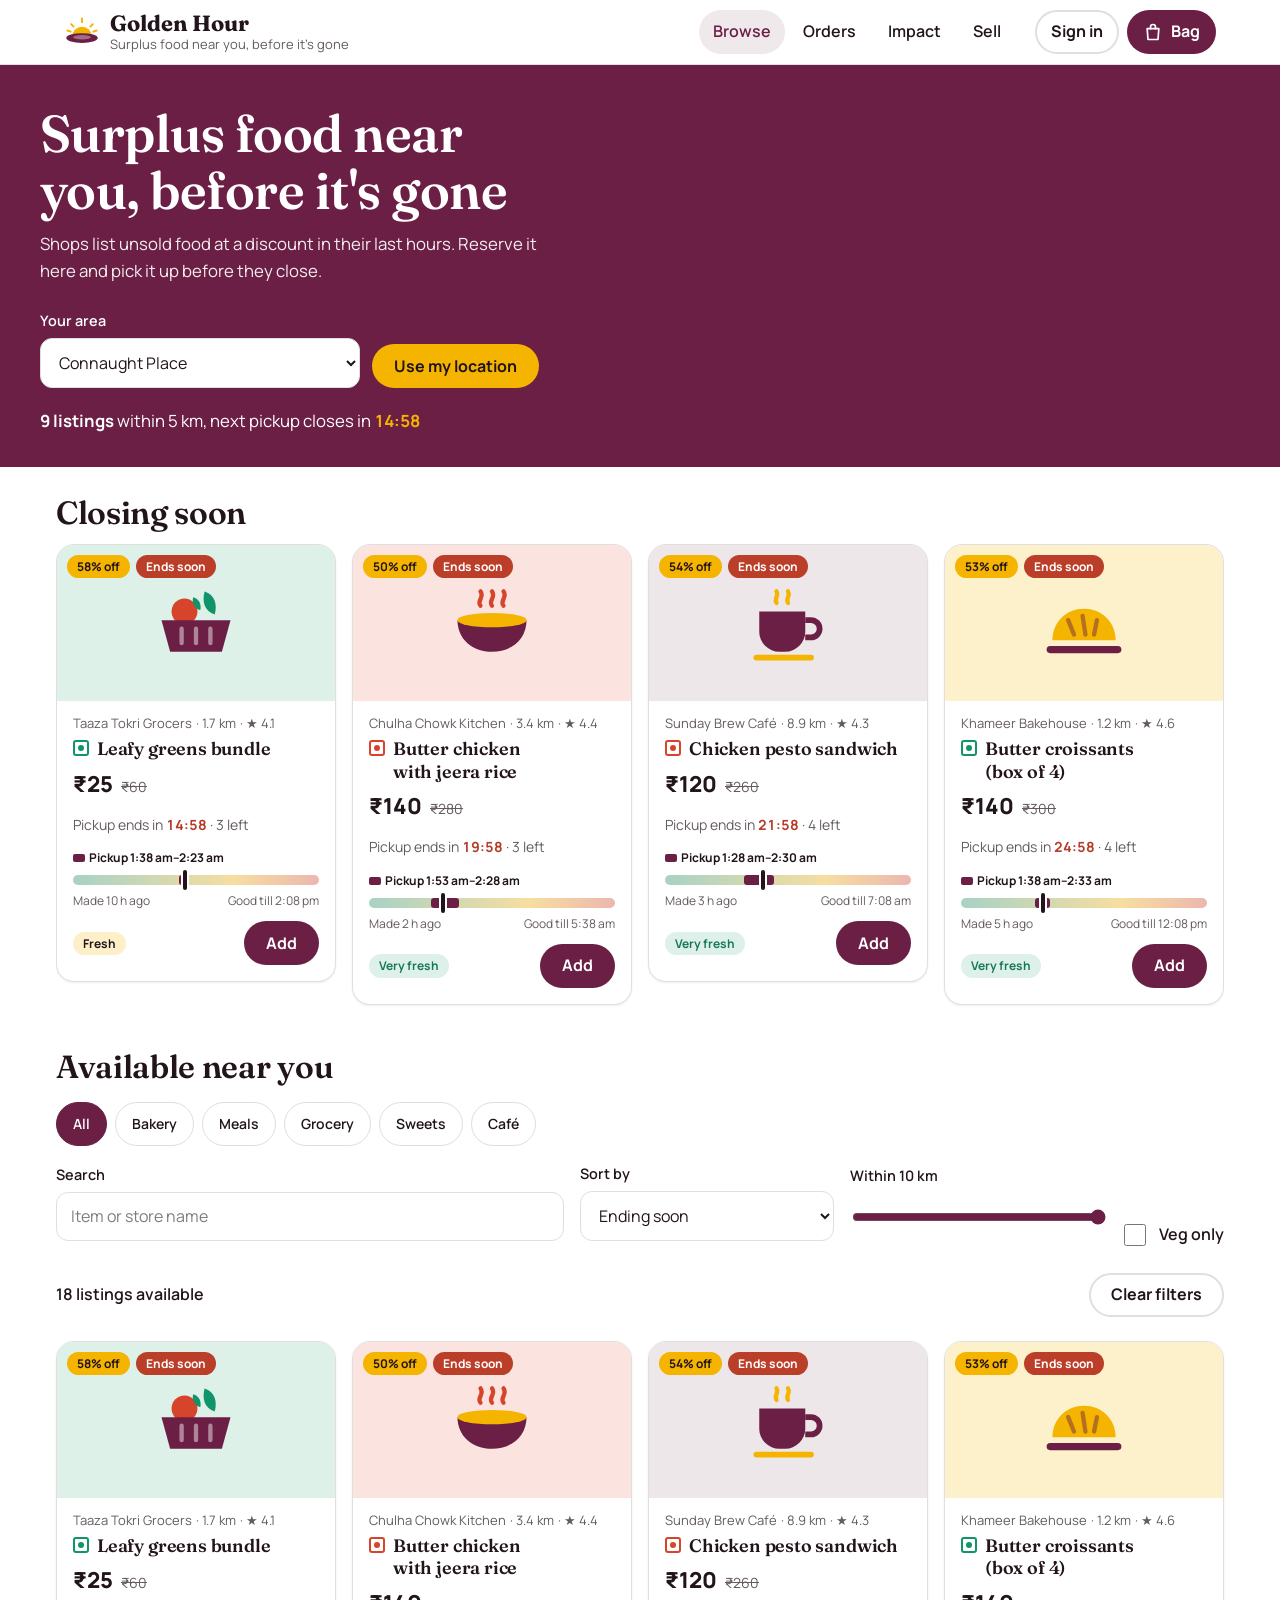
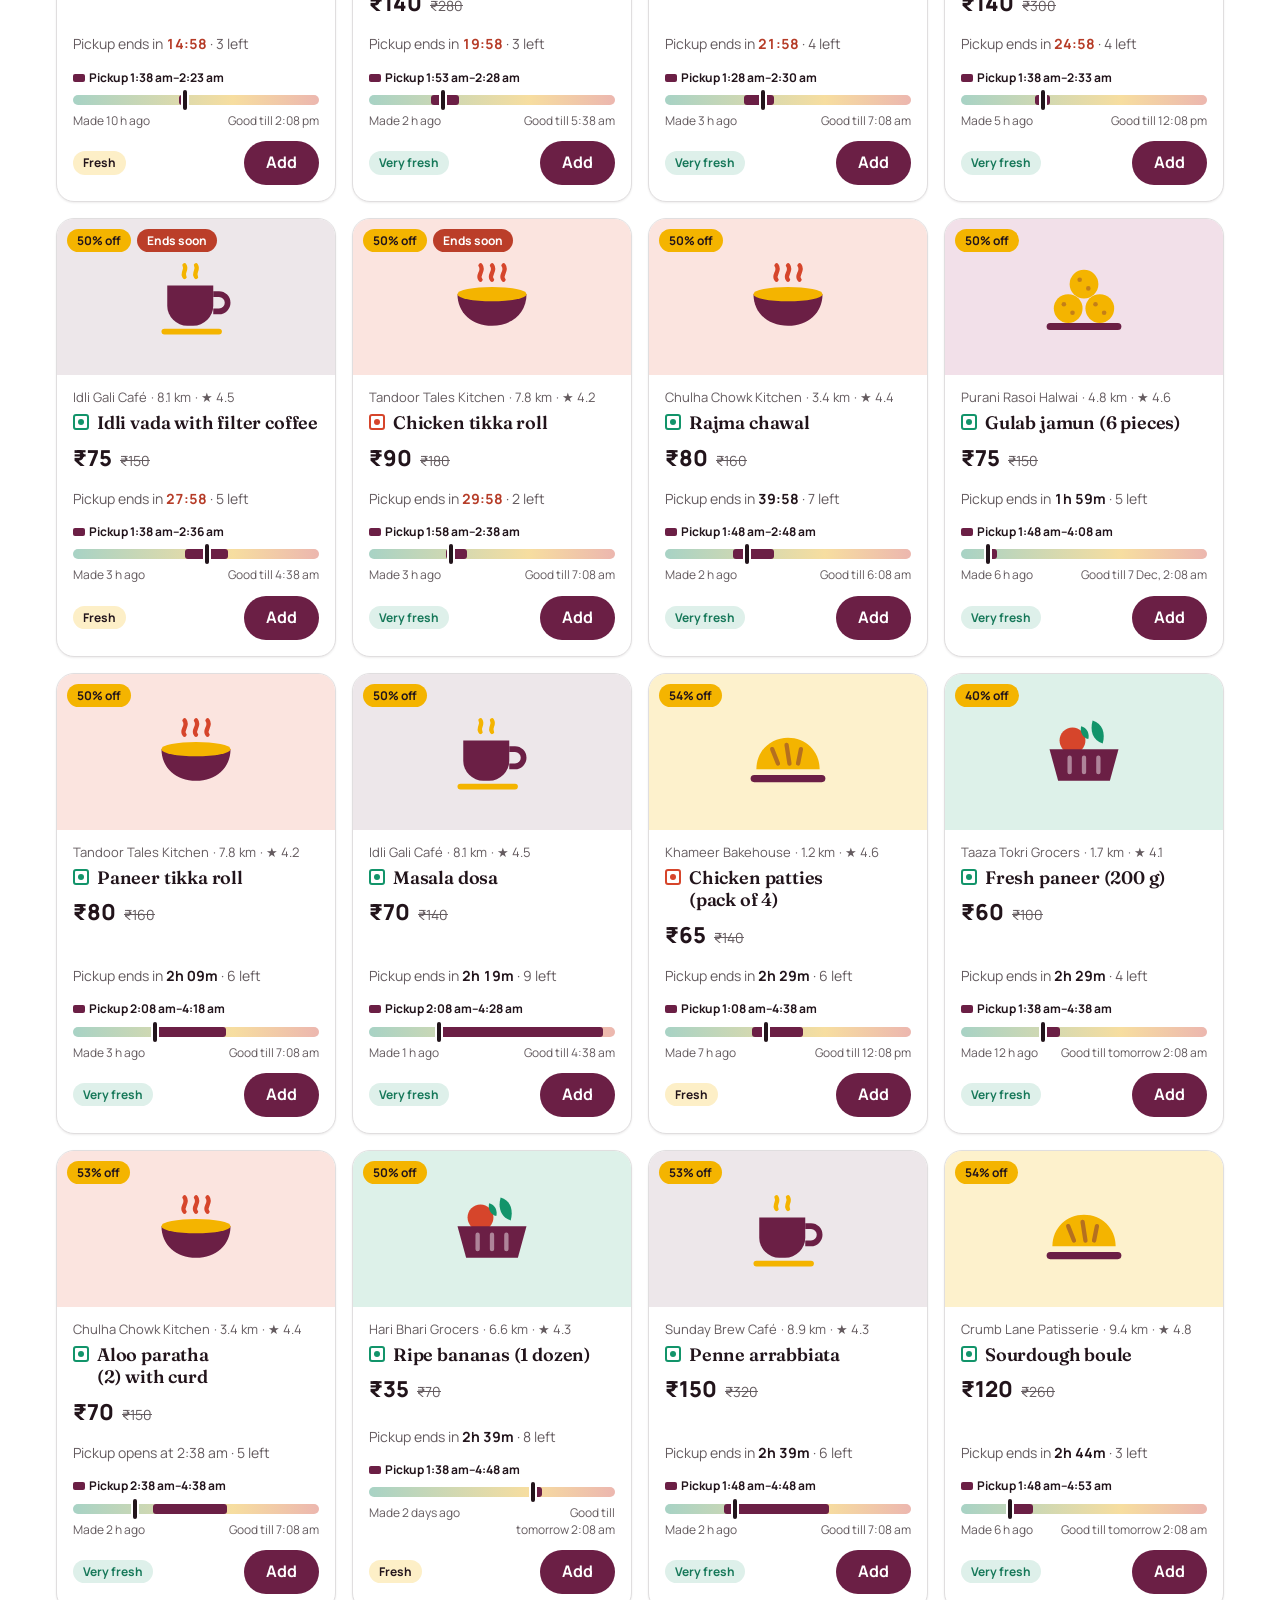
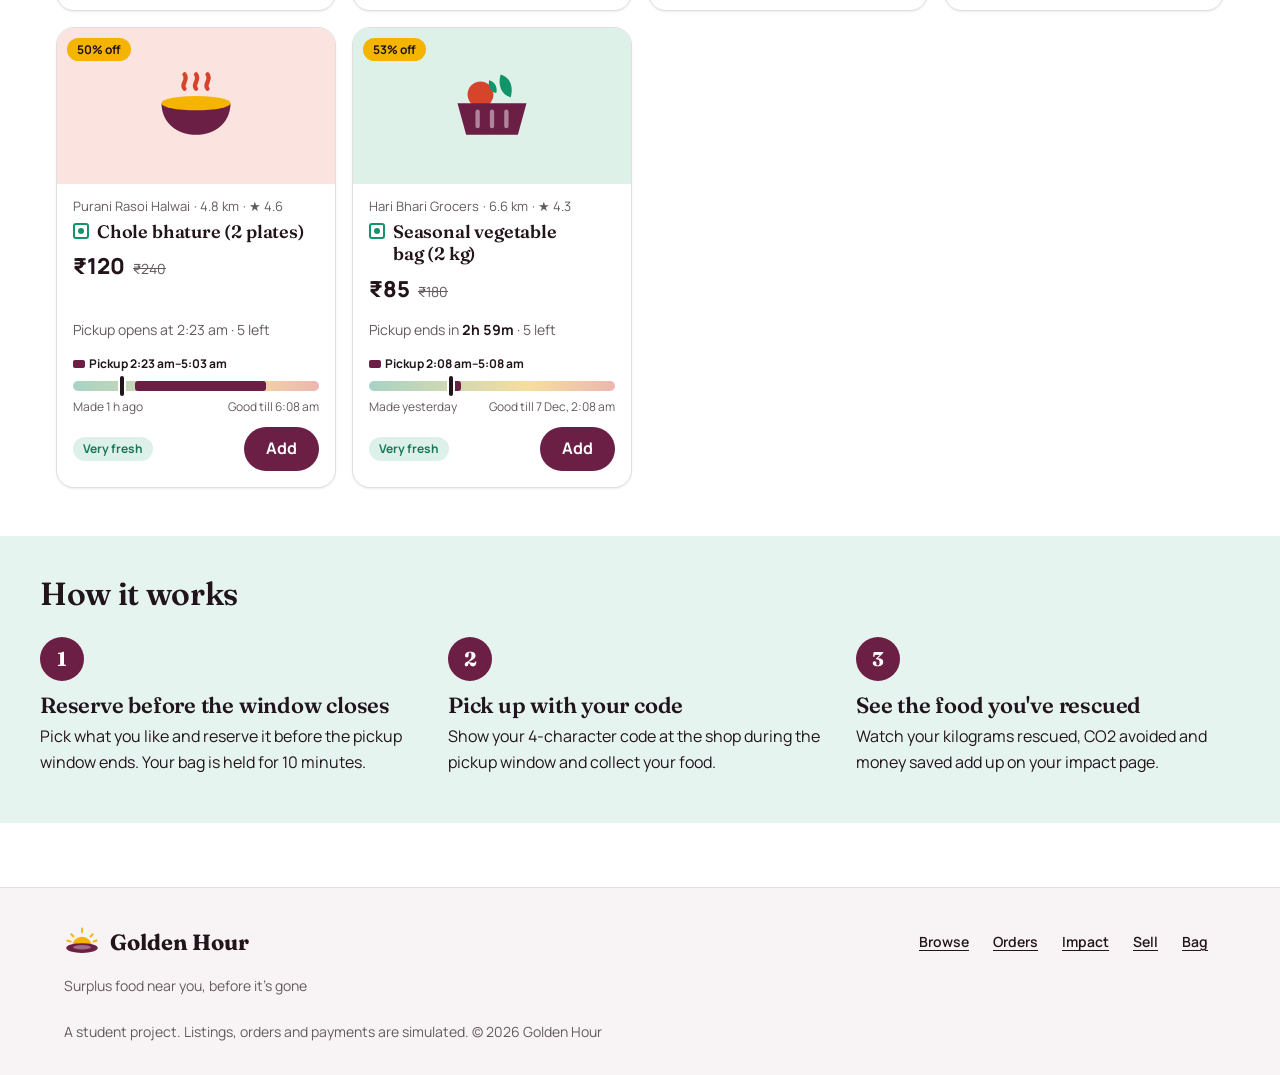
<file: index.html>
<!doctype html>
<html lang="en">

<head>
  <meta charset="utf-8">
  <meta name="viewport" content="width=device-width, initial-scale=1">
  <title>Golden Hour · Surplus food near you, before it's gone</title>
  <meta name="description"
    content="Reserve surplus food from bakeries, kitchens, grocers and sweet shops near you, at a discount, before it's gone.">
  <meta name="theme-color" content="#6B1F45">
  <link rel="preconnect" href="https://fonts.googleapis.com">
  <link rel="preconnect" href="https://fonts.gstatic.com" crossorigin>
  <link
    href="https://fonts.googleapis.com/css2?family=Fraunces:opsz,wght@9..144,600;9..144,700&family=Manrope:wght@400;600;700;800&display=swap"
    rel="stylesheet">
  <link rel="stylesheet" href="shared/style.css">
  <link rel="stylesheet" href="pages/index.css">
</head>

<body>
  <div id="app-header"></div>

 <!-- Paste this INSIDE index.html, replacing everything between <main class="page-browse"> and </main>.
     Do not touch anything outside <main>. -->
<!-- Paste this INSIDE index.html, replacing everything between <main class="page-browse"> and </main>.
     Do not touch anything outside <main>. -->
<main class="page-browse">
  <!-- Owner: Member B -->
  <section class="hero">
    <div class="hero-inner">
      <h1>Surplus food near you, before it's gone</h1>
      <p class="hero-sub">Shops list unsold food at a discount in their last hours. Reserve it here and pick it up before they close.</p>

      <div class="hero-controls">
        <div class="hero-field">
          <label for="area-select">Your area</label>
          <select id="area-select" class="input"></select>
        </div>
        <button id="use-location" class="btn" type="button">Use my location</button>
      </div>

      <p id="loc-msg" class="loc-msg" role="status" aria-live="polite" hidden></p>
      <p id="live-summary" class="live-summary" aria-live="polite"></p>
    </div>
  </section>

  <section id="closing-soon" class="closing-soon" aria-labelledby="closing-heading" hidden>
    <h2 id="closing-heading">Closing soon</h2>
    <div id="closing-row" class="closing-row" role="region" aria-label="Listings closing within the hour" tabindex="0"></div>
  </section>

  <section class="browse-results" aria-labelledby="results-heading">
    <h2 id="results-heading">Available near you</h2>

    <button id="open-filters" class="btn open-filters" type="button" aria-expanded="false" aria-controls="filters">
      Filters <span id="filter-badge" class="filter-badge" hidden></span>
    </button>
    <div id="filter-backdrop" class="filter-backdrop" hidden></div>

    <form id="filters" class="filters" aria-label="Filter listings" onsubmit="return false">
      <div class="drawer-head">
        <h3 id="filters-title">Filters</h3>
        <button id="close-filters" class="btn btn-ghost" type="button" aria-label="Close filters">Close</button>
      </div>

      <div id="chip-row" class="chip-row" role="group" aria-label="Category"></div>

      <div class="filter-controls">
        <div class="field field-search">
          <label for="search">Search</label>
          <input id="search" class="input" type="search" placeholder="Item or store name" autocomplete="off">
        </div>

        <div class="field">
          <label for="sort">Sort by</label>
          <select id="sort" class="input">
            <option value="ending">Ending soon</option>
            <option value="nearest">Nearest</option>
            <option value="freshest">Freshest</option>
            <option value="discount">Biggest discount</option>
            <option value="price">Lowest price</option>
          </select>
        </div>

        <div class="field">
          <label for="dist">Within <output id="dist-out" for="dist">10 km</output></label>
          <input id="dist" class="range" type="range" min="1" max="10" step="1" value="10">
        </div>

        <label class="veg-toggle" for="veg-only">
          <input id="veg-only" type="checkbox">
          <span>Veg only</span>
        </label>
      </div>

      <div class="filter-status">
        <p id="result-count" class="result-count" role="status" aria-live="polite"></p>
        <button class="btn btn-ghost" type="button" data-action="clear-filters">Clear filters</button>
      </div>

      <div class="drawer-foot">
        <button id="apply-filters" class="btn btn-primary" type="button">Apply <span id="drawer-count"></span></button>
      </div>
    </form>

    <div id="listing-grid" class="listing-grid"></div>
  </section>

  <section class="how" aria-labelledby="how-heading">
    <div class="how-inner">
      <h2 id="how-heading">How it works</h2>
      <ol class="how-steps">
        <li>
          <span class="how-num" aria-hidden="true">1</span>
          <h3>Reserve before the window closes</h3>
          <p>Pick what you like and reserve it before the pickup window ends. Your bag is held for 10 minutes.</p>
        </li>
        <li>
          <span class="how-num" aria-hidden="true">2</span>
          <h3>Pick up with your code</h3>
          <p>Show your 4-character code at the shop during the pickup window and collect your food.</p>
        </li>
        <li>
          <span class="how-num" aria-hidden="true">3</span>
          <h3>See the food you've rescued</h3>
          <p>Watch your kilograms rescued, CO2 avoided and money saved add up on your impact page.</p>
        </li>
      </ol>
    </div>
  </section>
</main>

  <div id="app-footer"></div>

  <script src="shared/data.js"></script>
  <script src="shared/store.js"></script>
  <script src="shared/layout.js"></script>
  <script src="pages/index.js"></script>
</body>

</html>
</file>
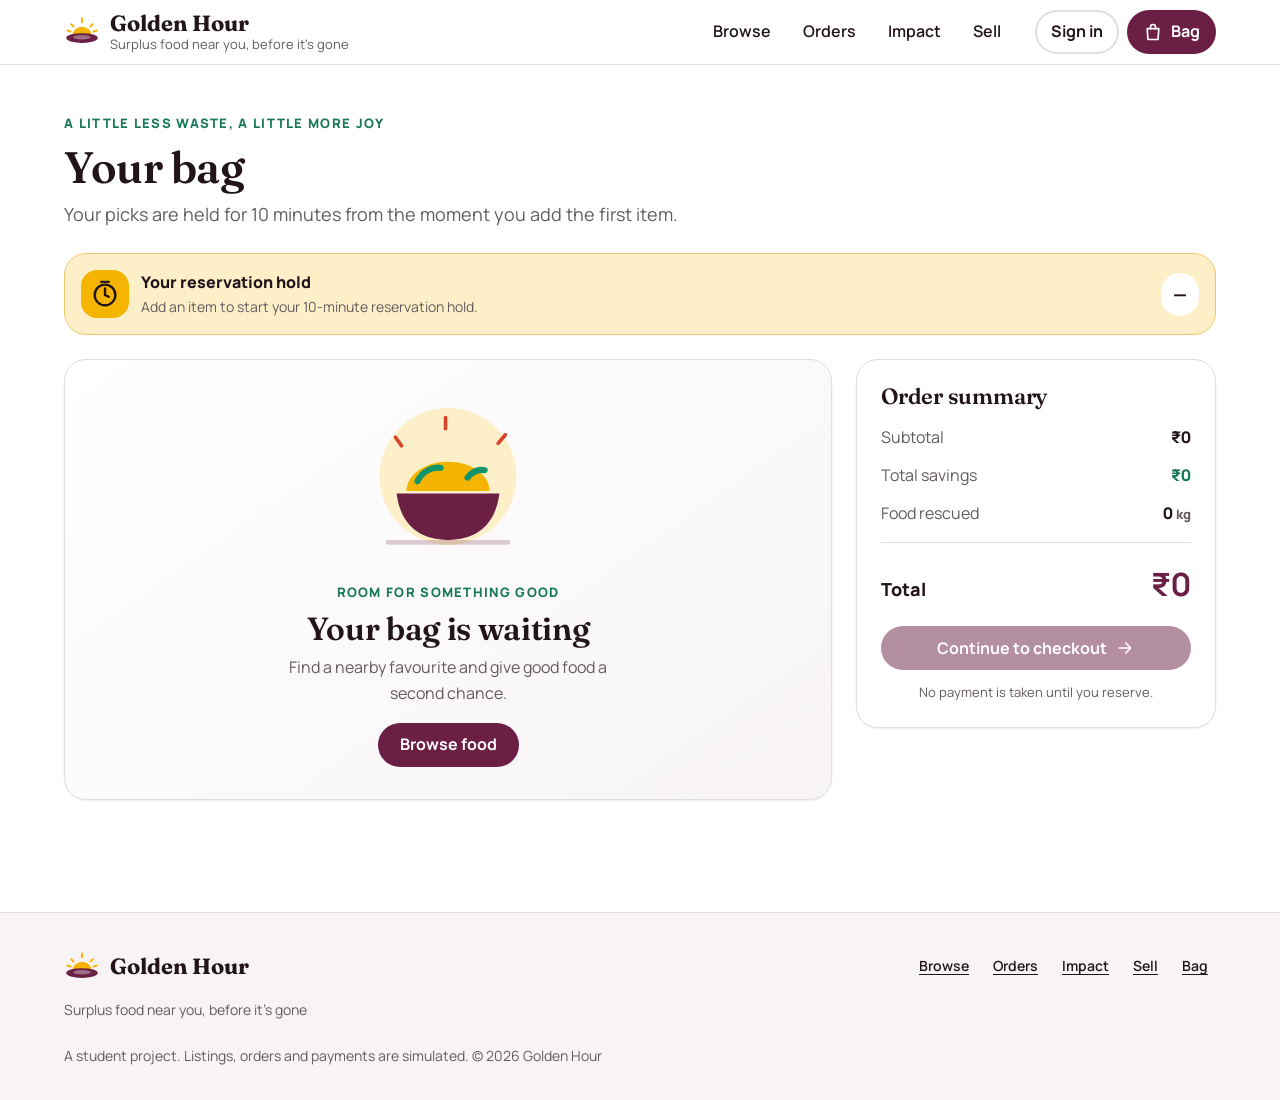
<file: cart.html>
<!doctype html>
<html lang="en">
<head>
  <meta charset="utf-8">
  <meta name="viewport" content="width=device-width, initial-scale=1">
  <title>Your bag · Golden Hour</title>
  <meta name="description" content="Review your bag and reserve your surplus food for pickup.">
  <meta name="theme-color" content="#6B1F45">
  <link rel="preconnect" href="https://fonts.googleapis.com">
  <link rel="preconnect" href="https://fonts.gstatic.com" crossorigin>
  <link href="https://fonts.googleapis.com/css2?family=Fraunces:opsz,wght@9..144,600;9..144,700&family=Manrope:wght@400;600;700;800&display=swap" rel="stylesheet">
  <link rel="stylesheet" href="shared/style.css">
  <link rel="stylesheet" href="pages/cart.css">
</head>
<body>
  <div id="app-header"></div>

  <main id="main" class="page-cart container">
    <header class="cart-page-heading">
      <p class="cart-eyebrow">A little less waste, a little more joy</p>
      <h1>Your bag</h1>
      <p class="lead">Your picks are held for 10 minutes from the moment you add the first item.</p>
    </header>

    <div class="cart-hold-banner" id="cart-hold-banner" aria-live="polite">
      <span class="cart-hold-icon" aria-hidden="true">
        <svg viewBox="0 0 32 32" fill="none"><circle cx="16" cy="17" r="11" stroke="currentColor" stroke-width="2.5"/><path d="M16 10v7l4 2M12 3h8" stroke="currentColor" stroke-width="2.5" stroke-linecap="round"/></svg>
      </span>
      <div class="cart-hold-copy">
        <p class="cart-hold-title">Your reservation hold</p>
        <p class="cart-hold-message">Your bag is held for 10 minutes from the moment you add the first item.</p>
        <p class="cart-hold-warning" id="cart-hold-warning" hidden>Less than 2 minutes left. Complete checkout soon.</p>
        <p class="cart-hold-expired" id="cart-hold-expired" hidden>Your hold expired and your bag was emptied. <a href="index.html">Browse food</a></p>
      </div>
      <span class="cart-hold-timer" id="cart-hold-timer" aria-label="Time remaining">--:--</span>
    </div>

    <div class="cart-layout" id="cart-layout">
      <section class="cart-bag-column" aria-label="Items in your bag">
        <div class="cart-removed-notice notice notice-info" id="cart-removed-notice" role="status" hidden>
          <strong>Some items are no longer available.</strong>
          <span id="cart-removed-items"></span>
        </div>

        <div class="cart-store-list" id="cart-items" aria-live="polite"></div>

        <section class="cart-empty-state card" id="cart-empty-state" aria-labelledby="cart-empty-title">
          <div class="cart-empty-art" aria-hidden="true">
            <svg viewBox="0 0 180 142" fill="none">
              <circle cx="90" cy="69" r="56" fill="var(--highlight-soft)"/>
              <path d="M48 83h84c-3 25-18 38-42 38S51 108 48 83Z" fill="var(--beet)"/>
              <path d="M56 81c0-13 15-24 34-24s34 11 34 24H56Z" fill="var(--turmeric)"/>
              <path d="M65 73c4-8 12-12 19-11m22 8c4-5 9-7 14-6" stroke="var(--mint)" stroke-width="5" stroke-linecap="round"/>
              <path d="M41 123h98" stroke="var(--beet)" stroke-width="4" stroke-linecap="round" opacity=".22"/>
              <path d="M47 37l5 7m79-2 6-7M88 21v9" stroke="var(--tomato)" stroke-width="3" stroke-linecap="round"/>
            </svg>
          </div>
          <p class="cart-empty-kicker">Room for something good</p>
          <h2 id="cart-empty-title">Your bag is waiting</h2>
          <p>Find a nearby favourite and give good food a second chance.</p>
          <a class="btn btn-primary" href="index.html">Browse food</a>
        </section>
      </section>

      <aside class="cart-sidebar" aria-label="Order summary and checkout">
        <section class="cart-summary card" aria-labelledby="cart-summary-title">
          <h2 id="cart-summary-title">Order summary</h2>
          <dl class="cart-summary-lines">
            <div><dt>Subtotal</dt><dd id="cart-subtotal">—</dd></div>
            <div><dt>Total savings</dt><dd class="cart-savings" id="cart-savings">—</dd></div>
            <div><dt>Food rescued</dt><dd id="cart-food-weight">— <span>kg</span></dd></div>
          </dl>
          <div class="cart-summary-total">
            <span>Total</span>
            <strong id="cart-total">—</strong>
          </div>
          <button class="btn btn-primary btn-block cart-checkout-button" id="cart-continue" type="button">
            Continue to checkout
            <svg viewBox="0 0 24 24" fill="none" aria-hidden="true"><path d="M5 12h14m-6-6 6 6-6 6" stroke="currentColor" stroke-width="2" stroke-linecap="round" stroke-linejoin="round"/></svg>
          </button>
          <p class="cart-summary-note">No payment is taken until you reserve.</p>
        </section>

        <section class="cart-checkout-placeholder card" id="cart-checkout" aria-labelledby="cart-checkout-title" hidden>
          <span class="cart-checkout-step">Next step</span>
          <h2 id="cart-checkout-title">Checkout</h2>
          <p class="cart-checkout-intro">Add your details and choose how you would like to pay.</p>
          <p class="cart-signin-prompt" id="cart-signin-prompt"><strong>Sign in is required to reserve.</strong> Your name and phone will fill in after sign-in. <a href="login.html?next=cart.html">Sign in</a>.</p>

          <form id="checkout-form" class="cart-checkout-form" novalidate>
            <div class="field">
              <label class="label" for="checkout-name">Name</label>
              <input class="input" id="checkout-name" name="name" type="text" autocomplete="name" maxlength="100" required aria-describedby="checkout-name-error">
              <p class="field-error" id="checkout-name-error" hidden></p>
            </div>

            <div class="field">
              <label class="label" for="checkout-phone">Phone number</label>
              <input class="input" id="checkout-phone" name="phone" type="tel" inputmode="tel" autocomplete="tel" maxlength="16" placeholder="10-digit mobile number" required aria-describedby="checkout-phone-hint checkout-phone-error">
              <p class="field-hint" id="checkout-phone-hint">Use a 10-digit Indian mobile number. A +91 prefix is also accepted.</p>
              <p class="field-error" id="checkout-phone-error" hidden></p>
            </div>

            <fieldset class="cart-payment-options">
              <legend class="label">Payment choice</legend>
              <label class="chip cart-payment-option">
                <input type="radio" name="payment" value="pay-at-pickup" checked>
                <span>Pay at pickup (UPI or cash)</span>
              </label>
              <label class="chip cart-payment-option">
                <input type="radio" name="payment" value="upi-demo">
                <span>Pay now with UPI (demo)</span>
              </label>
            </fieldset>

            <div class="field cart-upi-field" id="cart-upi-field" hidden>
              <label class="label" for="checkout-upi">UPI ID</label>
              <input class="input" id="checkout-upi" name="upiId" type="text" inputmode="email" autocomplete="off" autocapitalize="none" placeholder="name@okbank" aria-describedby="checkout-upi-hint checkout-upi-error">
              <p class="field-hint" id="checkout-upi-hint">Demo only. No payment will be sent or collected.</p>
              <p class="field-error" id="checkout-upi-error" hidden></p>
            </div>

            <div class="cart-pickup-acknowledgement">
              <label for="checkout-pickup-ack">
                <input id="checkout-pickup-ack" name="pickupAcknowledged" type="checkbox" required aria-describedby="checkout-pickup-error">
                <span>I'll pick up before the pickup window closes.</span>
              </label>
              <p class="field-error" id="checkout-pickup-error" hidden></p>
            </div>

            <p class="notice notice-error cart-checkout-error" id="checkout-form-error" role="alert" hidden></p>
            <p class="notice notice-success cart-checkout-result" id="checkout-result" role="status" aria-live="polite" hidden></p>

            <button class="btn btn-primary btn-block cart-submit-button" id="checkout-submit" type="submit">Continue to reservation</button>
          </form>
        </section>
      </aside>
    </div>

    <section class="cart-confirmation card" id="cart-confirmation" aria-labelledby="cart-confirmation-title" aria-live="polite" hidden>
      <div class="cart-confirmation-heading">
        <span class="cart-confirmation-icon" aria-hidden="true">
          <svg viewBox="0 0 48 48" fill="none"><circle cx="24" cy="24" r="21" fill="currentColor" opacity=".14"/><path d="m14 24 7 7 14-15" stroke="currentColor" stroke-width="4" stroke-linecap="round" stroke-linejoin="round"/></svg>
        </span>
        <div>
          <p class="cart-confirmation-eyebrow">You're all set</p>
          <h2 id="cart-confirmation-title">Reservation confirmed</h2>
          <p>Show the pickup code for each shop when you collect your food.</p>
        </div>
      </div>
      <div class="cart-confirmation-orders" id="cart-confirmation-orders"></div>
      <a class="btn btn-primary cart-orders-link" href="orders.html">View My Orders</a>
    </section>

    <template id="cart-store-template">
      <article class="cart-store card">
        <header class="cart-store-heading">
          <div>
            <h2 data-store-name></h2>
            <p class="cart-store-meta"><span data-store-distance></span><span class="cart-meta-dot" aria-hidden="true">·</span><span data-pickup-window></span></p>
          </div>
        </header>
        <div class="cart-store-items" data-store-items></div>
      </article>
    </template>

    <template id="cart-item-template">
      <article class="cart-item" data-cart-item>
        <div class="cart-item-art" aria-hidden="true">
          <svg viewBox="0 0 72 72" fill="none"><circle cx="36" cy="36" r="34" fill="var(--highlight-soft)"/><path d="M15 39h42c-2 13-9 20-21 20S17 52 15 39Z" fill="var(--beet)"/><path d="M20 38c0-7 7-13 16-13s16 6 16 13H20Z" fill="var(--turmeric)"/><path d="M28 32c2-4 6-6 10-5m5 6 4-2" stroke="var(--mint)" stroke-width="3" stroke-linecap="round"/></svg>
        </div>
        <div class="cart-item-info">
          <h3 data-item-name></h3>
          <p class="cart-item-price" data-item-price></p>
        </div>
        <div class="cart-item-controls">
          <div class="cart-quantity" role="group" aria-label="Quantity">
            <button class="cart-quantity-button" type="button" data-qty-decrease aria-label="Decrease quantity">−</button>
            <span class="cart-quantity-value" data-qty-value>1</span>
            <button class="cart-quantity-button" type="button" data-qty-increase aria-label="Increase quantity">+</button>
          </div>
          <button class="cart-remove-button" type="button" data-remove-item>Remove</button>
        </div>
      </article>
    </template>

    <template id="cart-confirmation-order-template">
      <article class="cart-confirmation-order">
        <header class="cart-confirmation-store">
          <div class="cart-confirmation-store-copy">
            <h3 data-confirm-store-name></h3>
            <p data-confirm-store-address></p>
          </div>
          <div class="cart-pickup-code">
            <span>Pickup code</span>
            <strong data-confirm-code></strong>
          </div>
        </header>
        <ul class="cart-confirmation-items" data-confirm-items></ul>
        <dl class="cart-confirmation-details">
          <div><dt>Pickup window</dt><dd data-confirm-window></dd></div>
          <div><dt>Pickup closes in</dt><dd><span data-confirm-countdown></span></dd></div>
          <div class="cart-confirm-total"><dt>Order total</dt><dd data-confirm-total></dd></div>
        </dl>
      </article>
    </template>
  </main>

  <div id="app-footer"></div>

  <script src="shared/data.js"></script>
  <script src="shared/store.js"></script>
  <script src="shared/layout.js"></script>
  <script src="pages/cart.js?v=sign-in-required"></script>
</body>
</html>
</file>
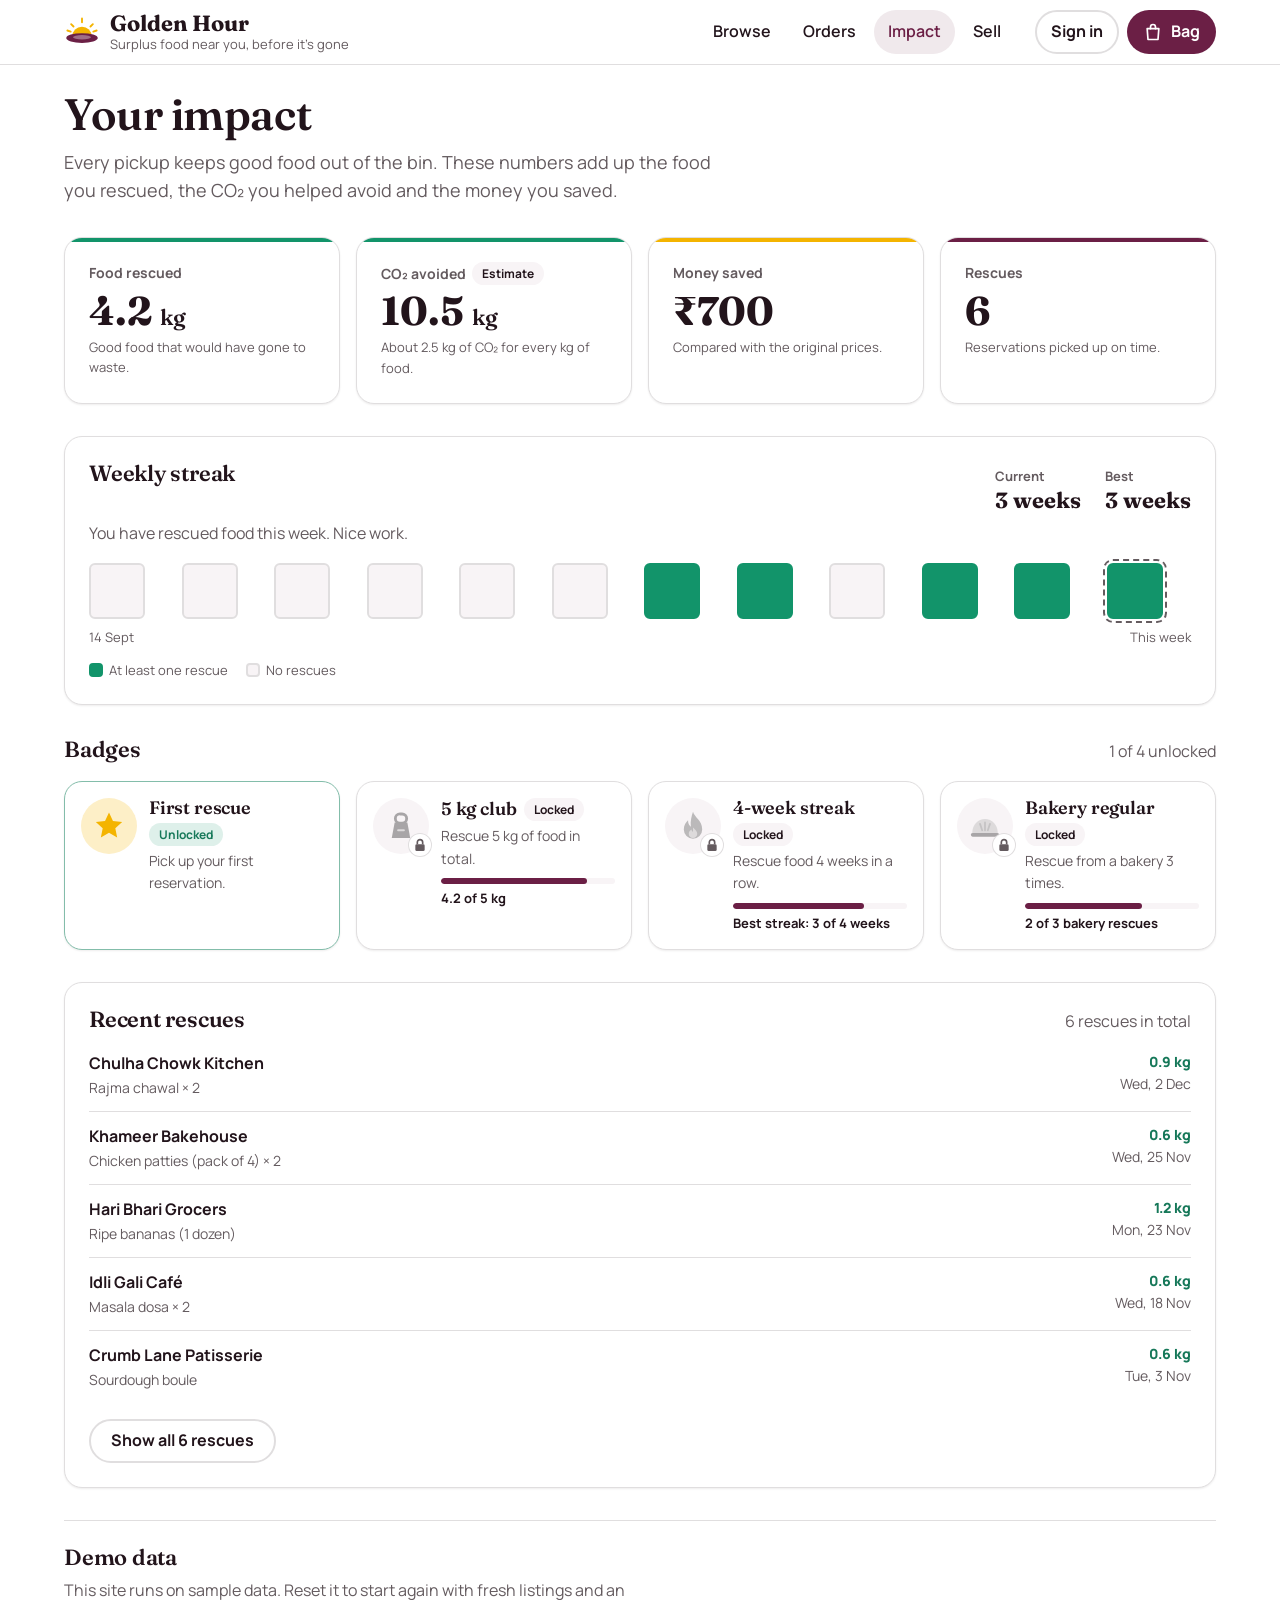
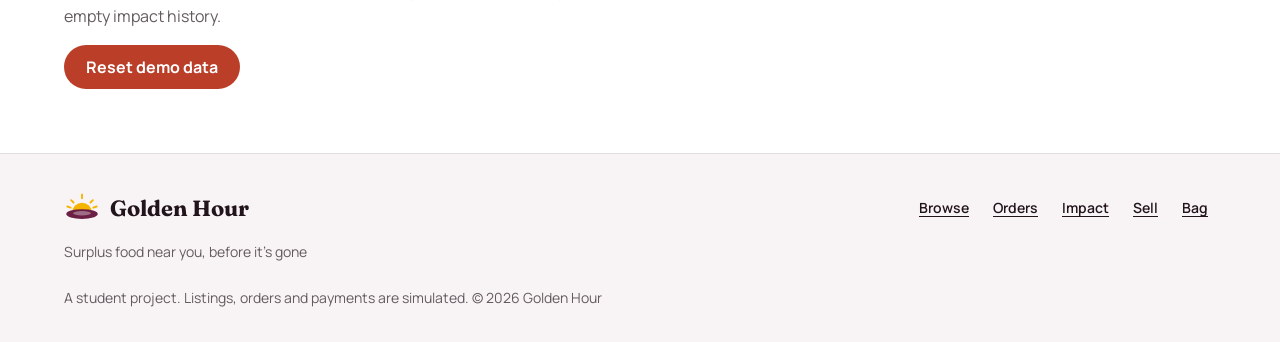
<file: impact.html>
<!doctype html>
<html lang="en">
<head>
  <meta charset="utf-8">
  <meta name="viewport" content="width=device-width, initial-scale=1">
  <title>Your impact · Golden Hour</title>
  <meta name="description" content="How much food you have rescued, CO2 avoided and money saved.">
  <meta name="theme-color" content="#6B1F45">
  <link rel="preconnect" href="https://fonts.googleapis.com">
  <link rel="preconnect" href="https://fonts.gstatic.com" crossorigin>
  <link href="https://fonts.googleapis.com/css2?family=Fraunces:opsz,wght@9..144,600;9..144,700&family=Manrope:wght@400;600;700;800&display=swap" rel="stylesheet">
  <link rel="stylesheet" href="shared/style.css">
  <link rel="stylesheet" href="pages/impact.css">
</head>
<body>
  <div id="app-header"></div>

  <main id="main" class="page-impact container">
    <!-- Owner: Member A -->
    <header class="impact-head">
      <h1>Your impact</h1>
      <p class="lead">Every pickup keeps good food out of the bin. These numbers add up the food you rescued, the CO₂ you helped avoid and the money you saved.</p>
    </header>

    <!-- Filled by pages/impact.js. The skeleton shows only while loading. -->
    <div id="impact-content">
      <div class="impact-loading" aria-hidden="true">
        <div class="skeleton"></div><div class="skeleton"></div><div class="skeleton"></div><div class="skeleton"></div>
      </div>
      <p class="sr-only" role="status">Loading your impact…</p>
    </div>

    <section class="impact-reset" aria-labelledby="reset-title">
      <h2 id="reset-title">Demo data</h2>
      <p class="muted">This site runs on sample data. Reset it to start again with fresh listings and an empty impact history.</p>
      <button class="btn btn-danger" type="button" id="reset-btn" aria-expanded="false" aria-controls="reset-confirm">Reset demo data</button>

      <div class="notice notice-error reset-confirm" id="reset-confirm" role="group" aria-labelledby="reset-confirm-text" hidden>
        <p id="reset-confirm-text"><strong>Reset all demo data?</strong> This clears your orders, impact history, bag, sign-in and any food you listed, then creates fresh listings. It can't be undone.</p>
        <div class="reset-actions">
          <button class="btn btn-danger" type="button" id="reset-yes">Yes, reset</button>
          <button class="btn btn-ghost" type="button" id="reset-cancel">Cancel</button>
        </div>
      </div>

      <p class="notice notice-success reset-done" id="reset-done" role="status" hidden>Demo data reset. Your impact history is now empty.</p>
    </section>
  </main>

  <div id="app-footer"></div>

  <script src="shared/data.js"></script>
  <script src="shared/store.js"></script>
  <script src="shared/layout.js"></script>
  <script src="pages/impact.js"></script>
</body>
</html>
</file>
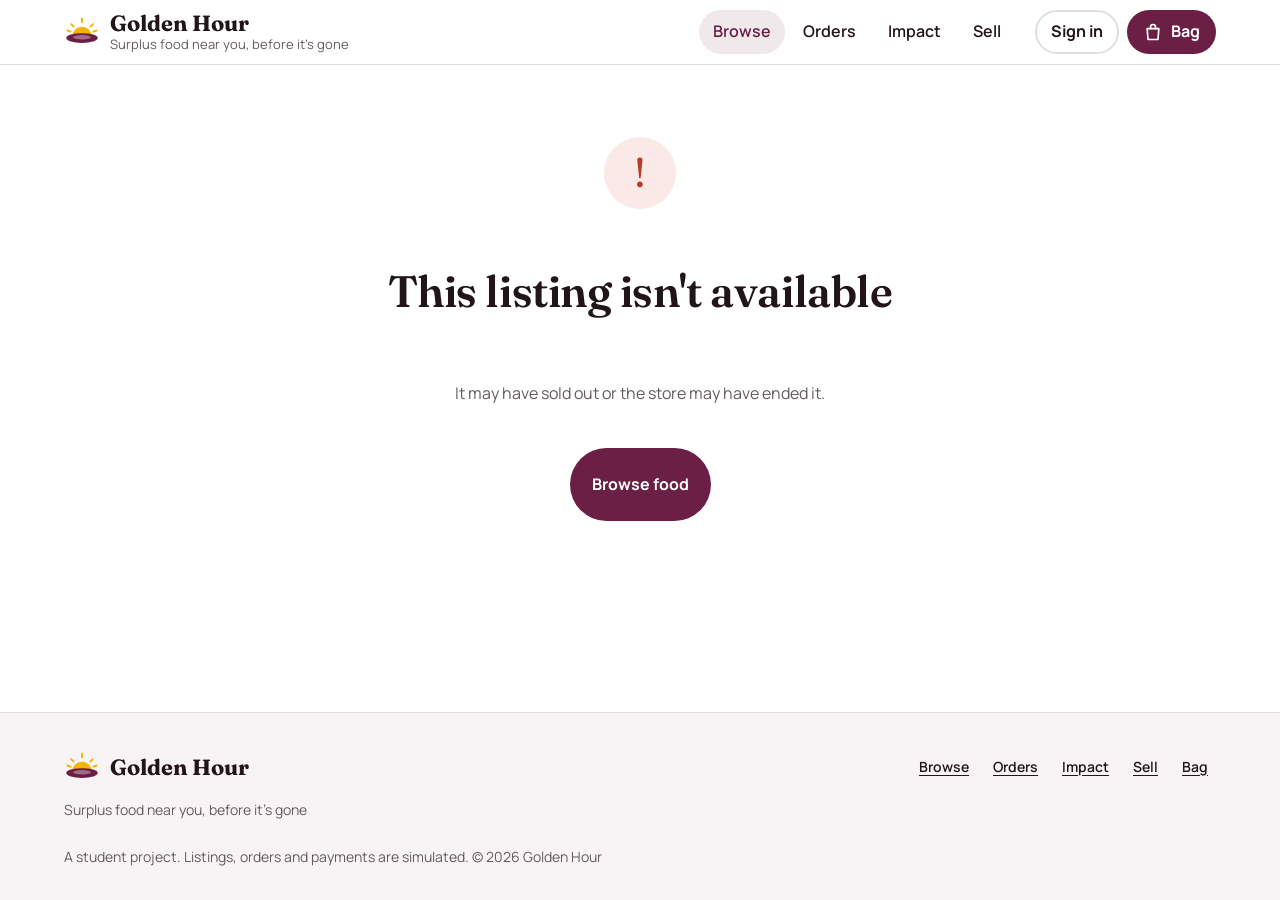
<file: item.html>
<!doctype html>
<html lang="en">
<head>
  <meta charset="utf-8">
  <meta name="viewport" content="width=device-width, initial-scale=1">
  <title>Item details · Golden Hour</title>
  <meta name="description" content="See when this food was made, its pickup window and how long it stays good.">
  <meta name="theme-color" content="#6B1F45">
  <link rel="preconnect" href="https://fonts.googleapis.com">
  <link rel="preconnect" href="https://fonts.gstatic.com" crossorigin>
  <link href="https://fonts.googleapis.com/css2?family=Fraunces:opsz,wght@9..144,600;9..144,700&family=Manrope:wght@400;600;700;800&display=swap" rel="stylesheet">
  <link rel="stylesheet" href="shared/style.css">
  <link rel="stylesheet" href="pages/item.css?v=timeline-layout-1">
</head>
<body>
  <div id="app-header"></div>

  <main id="main" class="page-item container">
    <!-- Owner: Member C -->
  </main>

  <div id="app-footer"></div>

  <script src="shared/data.js"></script>
  <script src="shared/store.js"></script>
  <script src="shared/layout.js"></script>
  <script src="pages/item.js"></script>
</body>
</html>
</file>
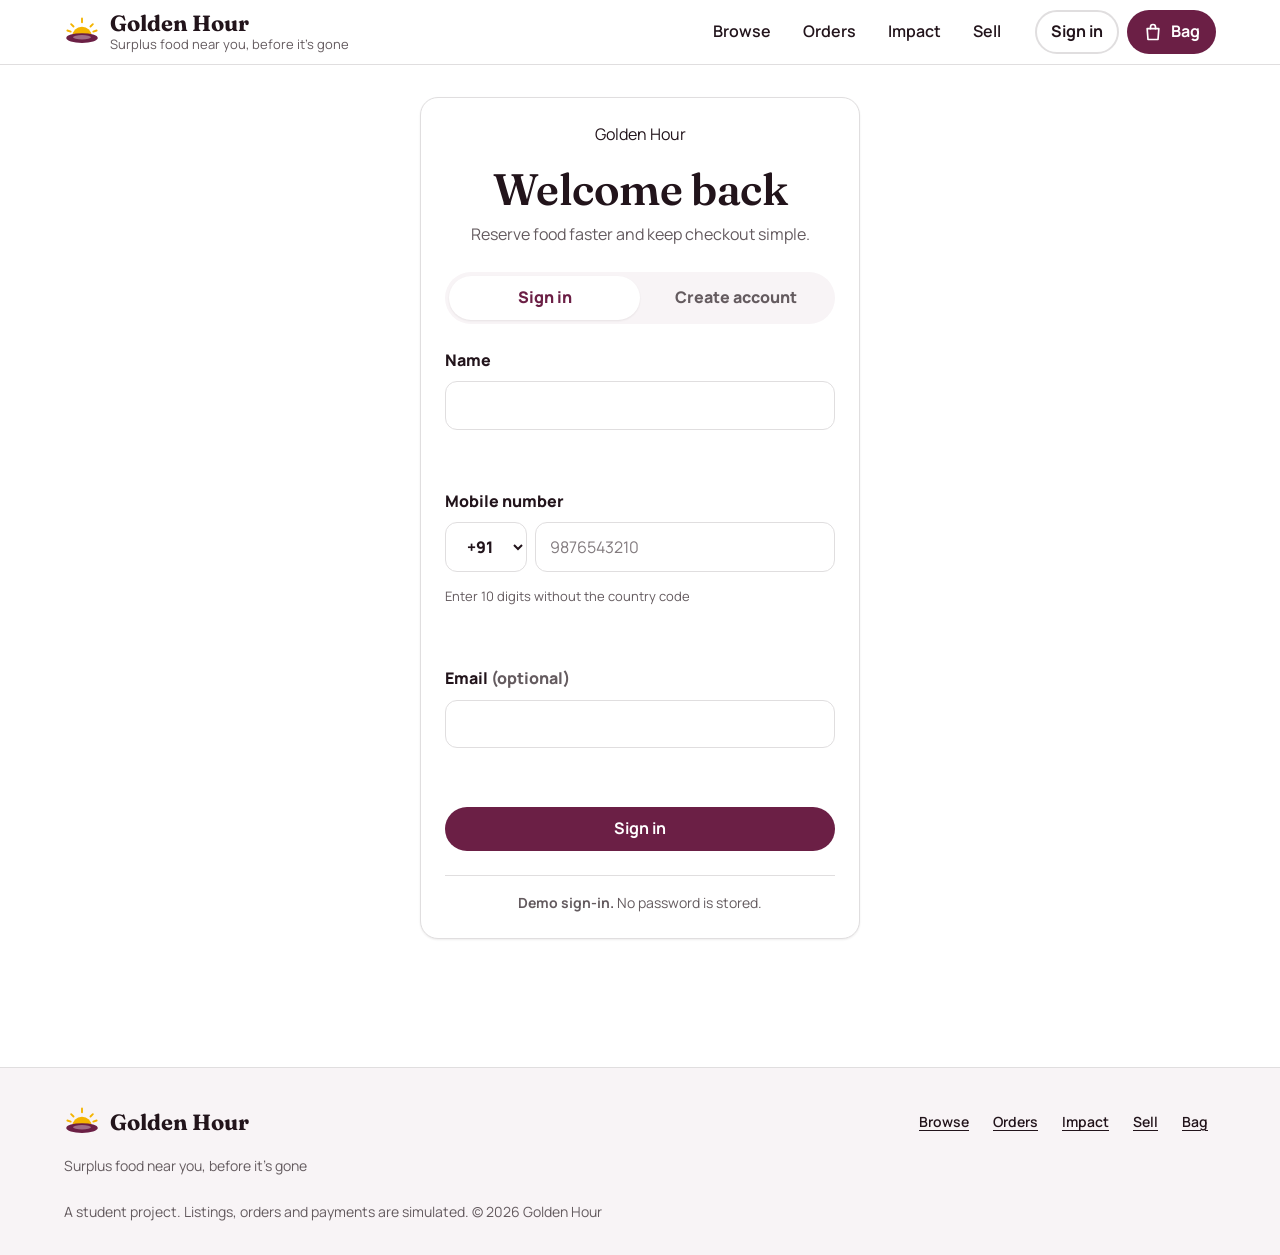
<file: login.html>
<!doctype html>
<html lang="en">
<head>
  <meta charset="utf-8">
  <meta name="viewport" content="width=device-width, initial-scale=1">
  <title>Sign in · Golden Hour</title>
  <meta name="description" content="Sign in to Golden Hour to reserve food faster.">
  <meta name="theme-color" content="#6B1F45">
  <link rel="preconnect" href="https://fonts.googleapis.com">
  <link rel="preconnect" href="https://fonts.gstatic.com" crossorigin>
  <link href="https://fonts.googleapis.com/css2?family=Fraunces:opsz,wght@9..144,600;9..144,700&family=Manrope:wght@400;600;700;800&display=swap" rel="stylesheet">
  <link rel="stylesheet" href="shared/style.css">
  <link rel="stylesheet" href="pages/login.css">
</head>
<body>
  <div id="app-header"></div>

  <main id="main" class="page-login container">
    <!-- Owner: Member C -->
  </main>

  <div id="app-footer"></div>

  <script src="shared/data.js"></script>
  <script src="shared/store.js"></script>
  <script src="shared/layout.js"></script>
  <script src="pages/login.js"></script>
</body>
</html>
</file>
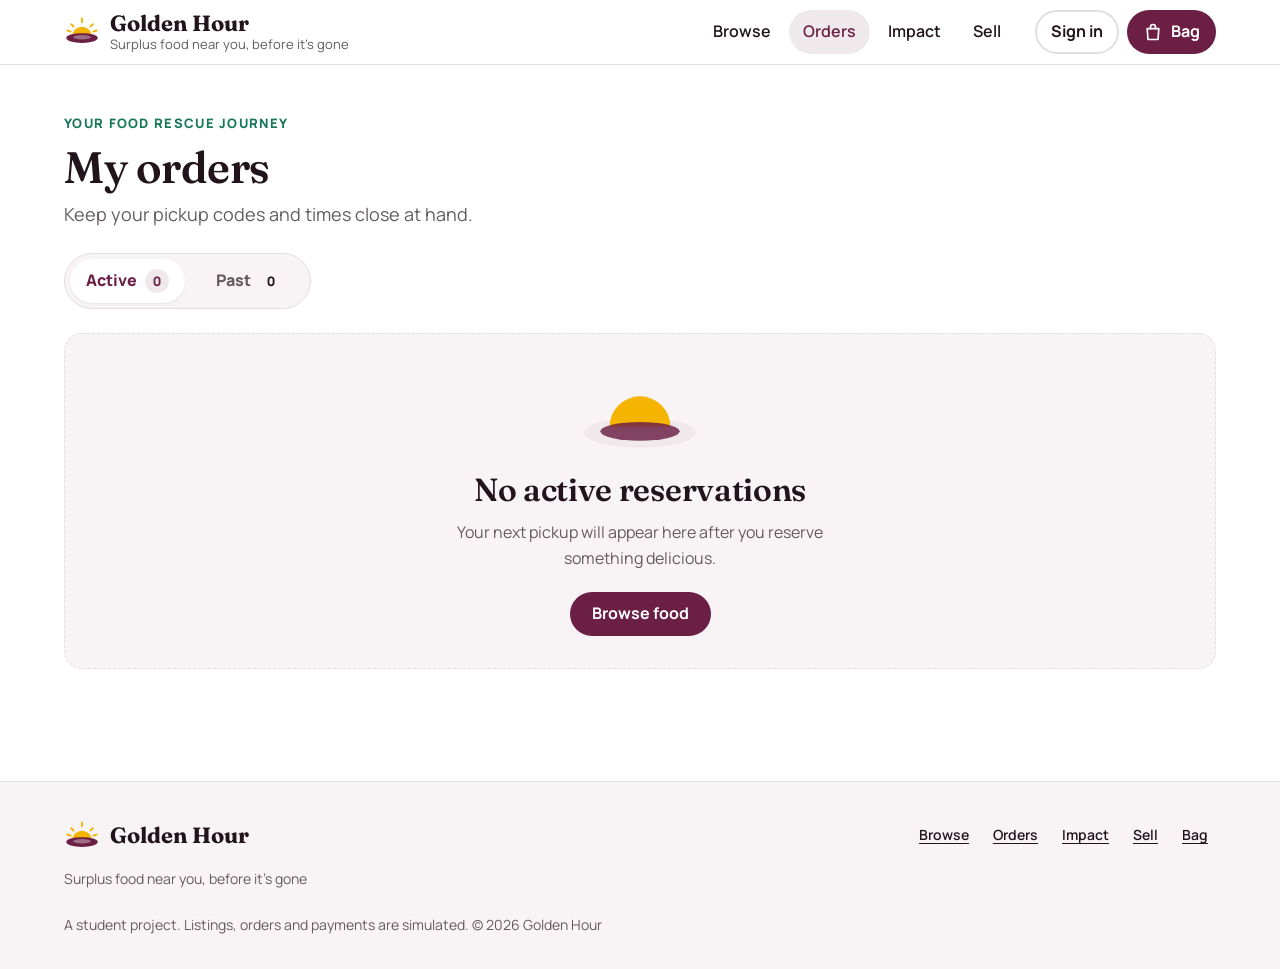
<file: orders.html>
<!doctype html>
<html lang="en">
<head>
  <meta charset="utf-8">
  <meta name="viewport" content="width=device-width, initial-scale=1">
  <title>Your orders · Golden Hour</title>
  <meta name="description" content="Your reserved orders, pickup codes and pickup times.">
  <meta name="theme-color" content="#6B1F45">
  <link rel="preconnect" href="https://fonts.googleapis.com">
  <link rel="preconnect" href="https://fonts.gstatic.com" crossorigin>
  <link href="https://fonts.googleapis.com/css2?family=Fraunces:opsz,wght@9..144,600;9..144,700&family=Manrope:wght@400;600;700;800&display=swap" rel="stylesheet">
  <link rel="stylesheet" href="shared/style.css">
  <link rel="stylesheet" href="pages/orders.css">
</head>
<body>
  <div id="app-header"></div>

  <main id="main" class="page-orders container">
    <header class="orders-page-heading">
      <p class="orders-eyebrow">Your food rescue journey</p>
      <h1>My orders</h1>
      <p class="lead">Keep your pickup codes and times close at hand.</p>
    </header>

    <div class="orders-tabs" role="tablist" aria-label="Your orders">
      <button class="orders-tab is-selected" id="orders-tab-active" type="button" role="tab" aria-selected="true" aria-controls="orders-panel-active" tabindex="0" data-orders-tab="active">
        Active <span class="orders-tab-count" id="orders-active-count">0</span>
      </button>
      <button class="orders-tab" id="orders-tab-past" type="button" role="tab" aria-selected="false" aria-controls="orders-panel-past" tabindex="-1" data-orders-tab="past">
        Past <span class="orders-tab-count" id="orders-past-count">0</span>
      </button>
    </div>

    <section class="orders-panel" id="orders-panel-active" role="tabpanel" aria-labelledby="orders-tab-active" tabindex="0">
      <div class="orders-list" id="orders-active-list" aria-live="polite"></div>
      <div class="empty-state orders-empty-state" id="orders-active-empty" hidden>
        <svg viewBox="0 0 120 80" aria-hidden="true" focusable="false"><ellipse cx="60" cy="57" rx="48" ry="13" fill="var(--primary-soft)"/><path d="M34 52a26 26 0 0 1 52 0z" fill="var(--turmeric)"/><ellipse cx="60" cy="56" rx="34" ry="8" fill="var(--beet)" opacity=".82"/></svg>
        <h2>No active reservations</h2>
        <p>Your next pickup will appear here after you reserve something delicious.</p>
        <a class="btn btn-primary" href="index.html">Browse food</a>
      </div>
    </section>

    <section class="orders-panel" id="orders-panel-past" role="tabpanel" aria-labelledby="orders-tab-past" tabindex="0" hidden>
      <div class="orders-list" id="orders-past-list" aria-live="polite" hidden></div>
      <div class="empty-state orders-empty-state" id="orders-past-empty" hidden>
        <svg viewBox="0 0 120 80" aria-hidden="true" focusable="false"><circle cx="60" cy="40" r="31" fill="var(--highlight-soft)"/><path d="M44 41h32m-12-12 12 12-12 12" fill="none" stroke="var(--beet)" stroke-width="5" stroke-linecap="round" stroke-linejoin="round"/></svg>
        <h2>No past orders yet</h2>
        <p>Picked-up and completed reservations will be kept here.</p>
        <a class="btn btn-primary" href="index.html">Browse food</a>
      </div>
    </section>

    <template id="order-card-template">
      <article class="order-card card">
        <header class="order-card-header">
          <div class="order-store">
            <span class="badge" data-order-status></span>
            <h2 data-store-name></h2>
            <p data-store-address></p>
          </div>
          <div class="order-code" data-order-code-wrap>
            <span>Pickup code</span>
            <strong data-order-code></strong>
          </div>
        </header>
        <ul class="order-items" data-order-items></ul>
        <dl class="order-details">
          <div><dt>Pickup window</dt><dd data-order-window></dd></div>
          <div class="order-countdown-row"><dt>Pickup closes in</dt><dd><span data-order-countdown></span></dd></div>
          <div class="order-placed-row"><dt>Placed</dt><dd data-order-placed></dd></div>
          <div class="order-total-row"><dt>Order total</dt><dd data-order-total></dd></div>
        </dl>
        <div class="order-impact" data-order-impact hidden>
          <p data-order-impact-message></p>
          <a href="impact.html">See your impact</a>
        </div>
        <div class="order-actions" data-order-actions hidden>
          <button class="btn btn-primary" type="button" data-order-action="request-pickup">Mark as Picked Up</button>
          <button class="btn btn-ghost" type="button" data-order-action="request-cancel">Cancel Reservation</button>
        </div>
        <div class="order-action-confirm" data-order-confirm hidden role="group" aria-label="Confirm order action" aria-live="polite">
          <p data-order-confirm-copy></p>
          <div class="order-confirm-buttons">
            <button class="btn btn-primary" type="button" data-order-action="confirm">Confirm</button>
            <button class="btn btn-ghost" type="button" data-order-action="dismiss">Go back</button>
          </div>
        </div>
      </article>
    </template>
  </main>

  <div id="app-footer"></div>

  <script src="shared/data.js"></script>
  <script src="shared/store.js"></script>
  <script src="shared/layout.js"></script>
  <script src="pages/orders.js"></script>
</body>
</html>
</file>
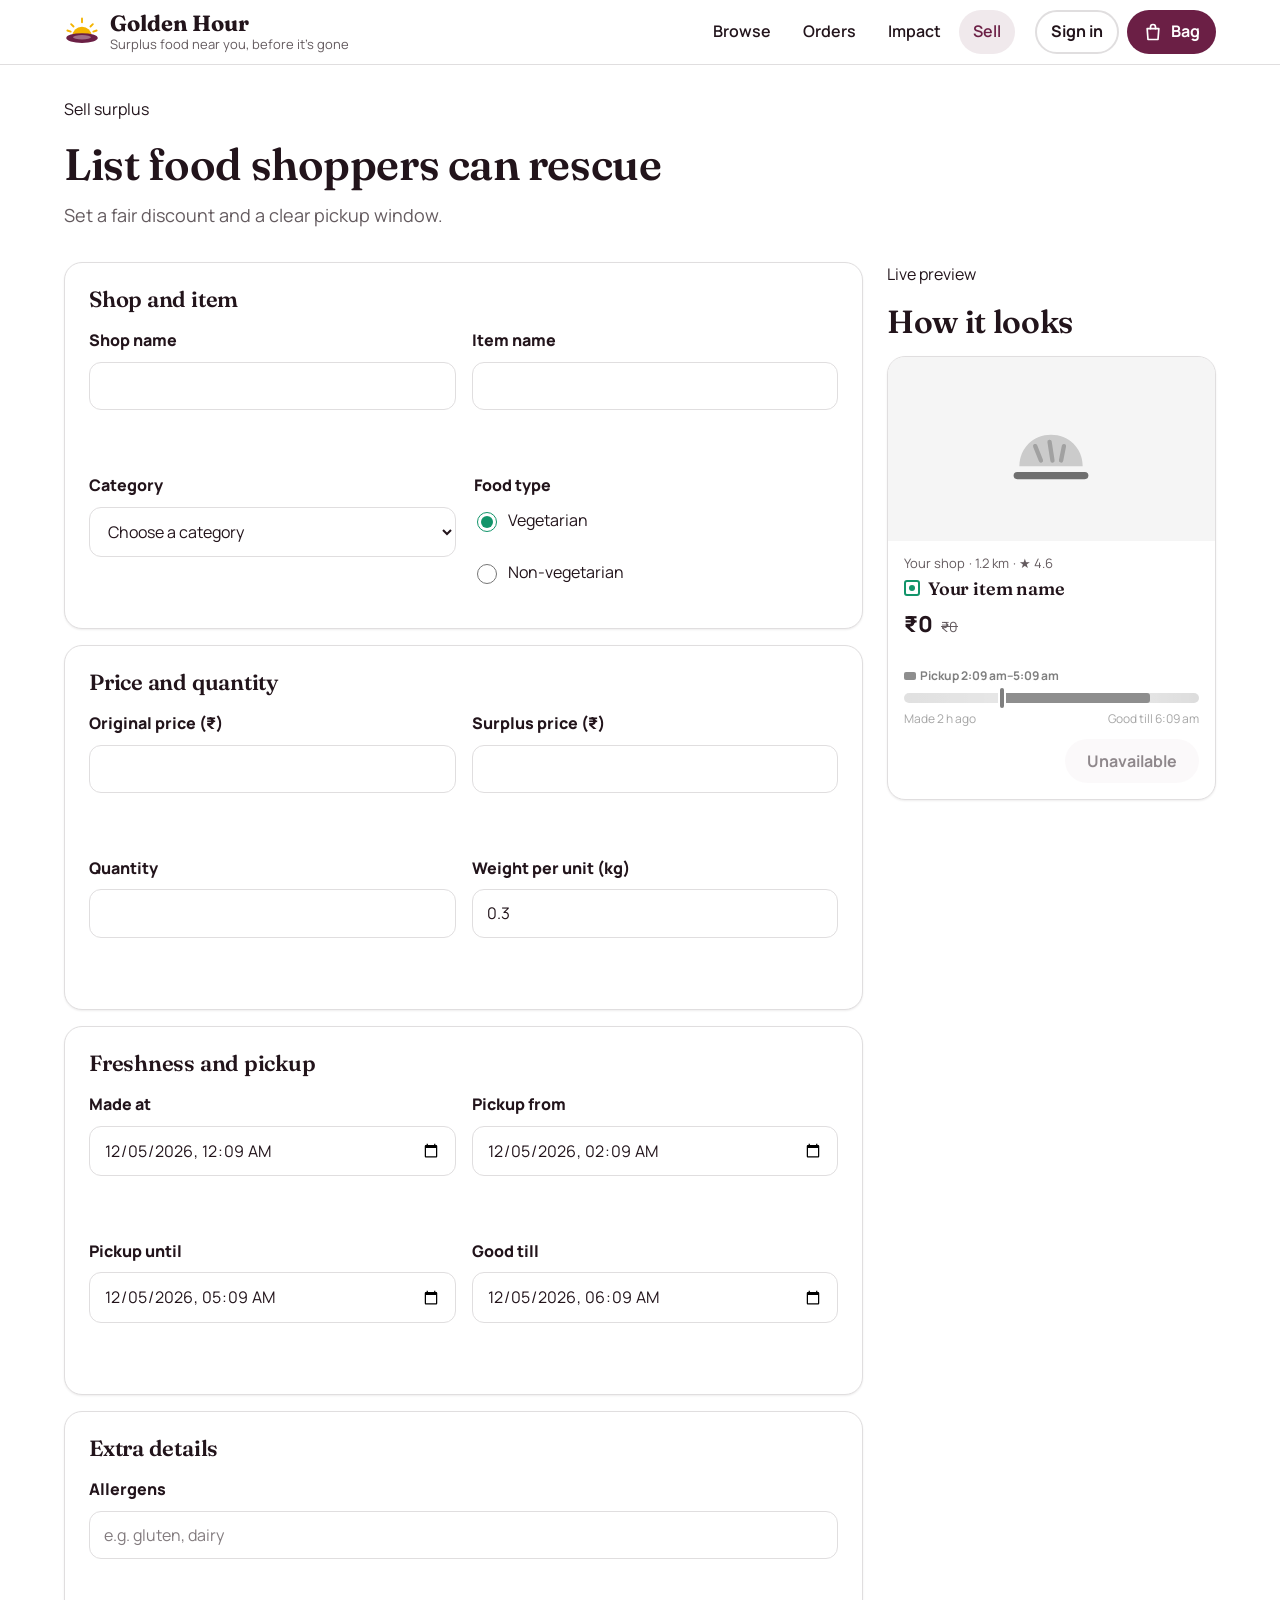
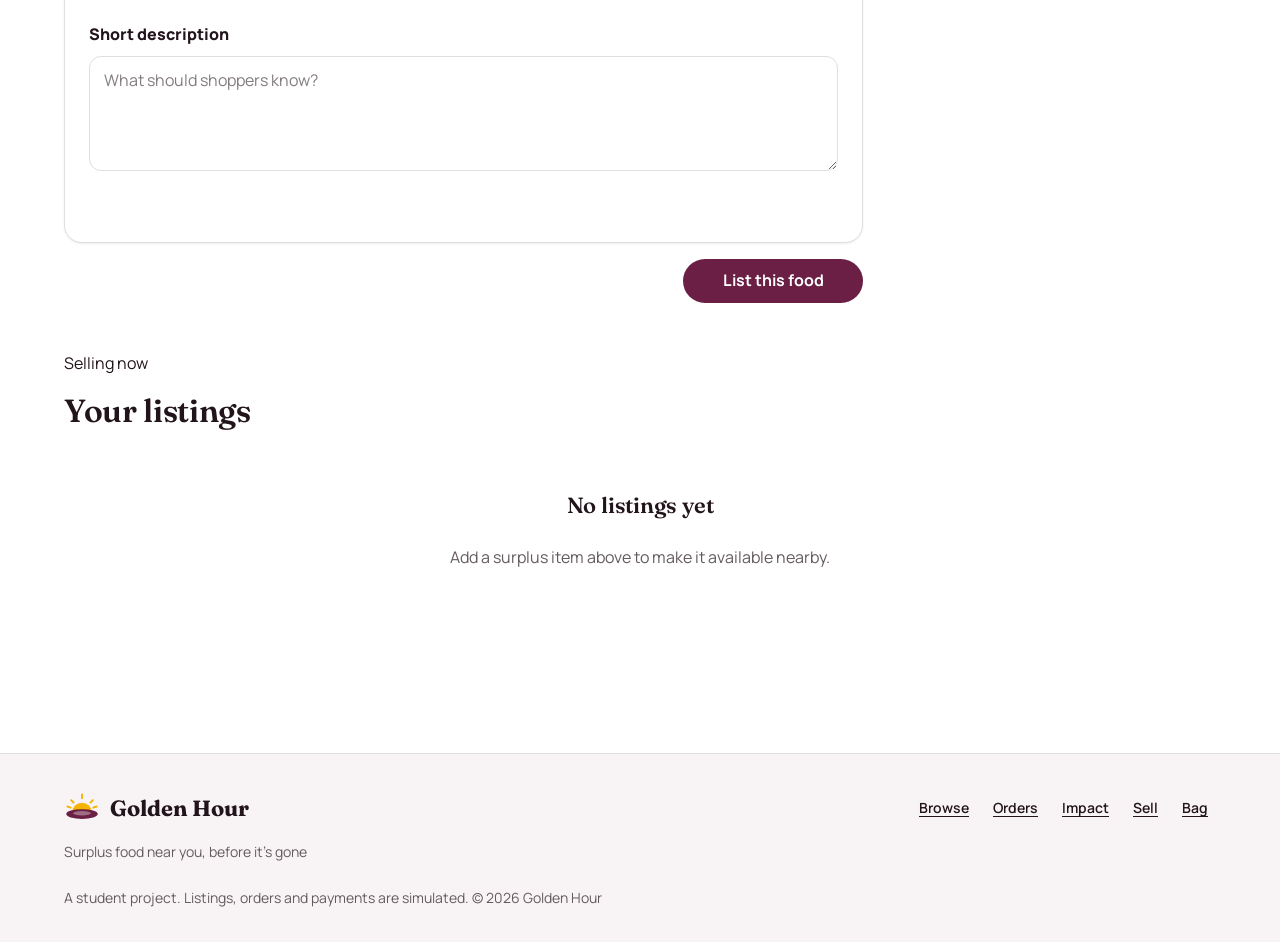
<file: sell.html>
<!doctype html>
<html lang="en">
<head>
  <meta charset="utf-8">
  <meta name="viewport" content="width=device-width, initial-scale=1">
  <title>Sell surplus food · Golden Hour</title>
  <meta name="description" content="List your unsold food at a discount for nearby customers to pick up.">
  <meta name="theme-color" content="#6B1F45">
  <link rel="preconnect" href="https://fonts.googleapis.com">
  <link rel="preconnect" href="https://fonts.gstatic.com" crossorigin>
  <link href="https://fonts.googleapis.com/css2?family=Fraunces:opsz,wght@9..144,600;9..144,700&family=Manrope:wght@400;600;700;800&display=swap" rel="stylesheet">
  <link rel="stylesheet" href="shared/style.css">
  <link rel="stylesheet" href="pages/sell.css">
</head>
<body>
  <div id="app-header"></div>

  <main id="main" class="page-sell container">
    <!-- Owner: Member C -->
  </main>

  <div id="app-footer"></div>

  <script src="shared/data.js"></script>
  <script src="shared/store.js"></script>
  <script src="shared/layout.js"></script>
  <script src="pages/sell.js"></script>
</body>
</html>
</file>
<file: shared/style.css>
/* =========================================================================
   Golden Hour — shared styles (owner: Member A)
   FROZEN after setup: only Member A edits this file.
   Page-specific CSS goes in pages/<page>.css, scoped under main.page-<name>.
   ========================================================================= */

/* ---------- 1. Design tokens ---------- */
:root {
  color-scheme: light dark;

  /* Brand palette (the only colours we use) */
  --beet: #6B1F45;
  --turmeric: #F4B400;
  --mint: #12946A;
  --tomato: #D6452B;
  --ink: #22141B;
  --white: #FFFFFF;

  /* Roles: light mode */
  --bg: var(--white);
  --surface: var(--white);
  --surface-2: color-mix(in srgb, var(--beet) 5%, var(--white));
  --text: var(--ink);
  --text-muted: color-mix(in srgb, var(--ink) 70%, var(--white));
  --border: color-mix(in srgb, var(--ink) 14%, var(--white));
  --primary: var(--beet);
  --primary-hover: color-mix(in srgb, var(--beet) 82%, var(--ink));
  --primary-soft: color-mix(in srgb, var(--beet) 10%, var(--white));
  --link: var(--beet);
  --on-primary: var(--white);
  --fresh-text: color-mix(in srgb, var(--mint) 78%, var(--ink));
  --fresh-soft: color-mix(in srgb, var(--mint) 14%, var(--white));
  --urgent-text: color-mix(in srgb, var(--tomato) 82%, var(--ink));
  --urgent-strong: color-mix(in srgb, var(--tomato) 85%, var(--ink));
  --urgent-soft: color-mix(in srgb, var(--tomato) 12%, var(--white));
  --highlight-soft: color-mix(in srgb, var(--turmeric) 22%, var(--white));
  --focus-ring: var(--beet);
  --pickup: var(--beet);
  --toast-bg: var(--ink);
  --toast-text: var(--white);
  --overlay: color-mix(in srgb, var(--ink) 55%, transparent);
  --shadow-sm: 0 1px 2px color-mix(in srgb, var(--ink) 8%, transparent);
  --shadow: 0 6px 20px color-mix(in srgb, var(--ink) 10%, transparent);
  --shadow-lg: 0 18px 48px color-mix(in srgb, var(--ink) 22%, transparent);

  /* Fonts and type scale */
  --font-head: 'Fraunces', Georgia, 'Times New Roman', serif;
  --font-body: 'Manrope', system-ui, -apple-system, 'Segoe UI', Roboto, sans-serif;
  --fs-xs: 0.8125rem;   /* 13px */
  --fs-sm: 0.875rem;    /* 14px */
  --fs-base: 1rem;      /* 16px */
  --fs-lg: 1.125rem;    /* 18px */
  --fs-xl: 1.375rem;    /* 22px */
  --fs-2xl: clamp(1.5rem, 1.25rem + 1vw, 2rem);
  --fs-3xl: clamp(1.875rem, 1.4rem + 2vw, 2.75rem);

  /* Spacing (4px base) */
  --space-1: 4px;
  --space-2: 8px;
  --space-3: 12px;
  --space-4: 16px;
  --space-5: 24px;
  --space-6: 32px;
  --space-7: 48px;
  --space-8: 64px;

  /* Shape and motion */
  --radius-sm: 8px;
  --radius: 12px;
  --radius-lg: 18px;
  --radius-pill: 999px;
  --tap: 44px;
  --container: 1200px;
  --header-h: 64px;
  --tabbar-h: 64px;
  --ease: cubic-bezier(0.2, 0.7, 0.2, 1);
}

/* Roles: dark mode */
@media (prefers-color-scheme: dark) {
  :root {
    --bg: var(--ink);
    --surface: color-mix(in srgb, var(--ink) 90%, var(--white));
    --surface-2: color-mix(in srgb, var(--ink) 82%, var(--white));
    --text: color-mix(in srgb, var(--white) 94%, var(--ink));
    --text-muted: color-mix(in srgb, var(--white) 70%, var(--ink));
    --border: color-mix(in srgb, var(--white) 16%, var(--ink));
    --primary: color-mix(in srgb, var(--beet) 88%, var(--white));
    --primary-hover: color-mix(in srgb, var(--beet) 75%, var(--white));
    --primary-soft: color-mix(in srgb, var(--beet) 40%, var(--ink));
    --link: color-mix(in srgb, var(--beet) 30%, var(--white));
    --fresh-text: color-mix(in srgb, var(--mint) 60%, var(--white));
    --fresh-soft: color-mix(in srgb, var(--mint) 22%, var(--ink));
    --urgent-text: color-mix(in srgb, var(--tomato) 62%, var(--white));
    --urgent-soft: color-mix(in srgb, var(--tomato) 22%, var(--ink));
    --highlight-soft: color-mix(in srgb, var(--turmeric) 22%, var(--ink));
    --focus-ring: var(--turmeric);
    --pickup: color-mix(in srgb, var(--beet) 30%, var(--white));
    --toast-bg: var(--white);
    --toast-text: var(--ink);
    --overlay: color-mix(in srgb, #000 65%, transparent);
    --shadow-sm: 0 1px 2px rgb(0 0 0 / 0.4);
    --shadow: 0 6px 20px rgb(0 0 0 / 0.4);
    --shadow-lg: 0 18px 48px rgb(0 0 0 / 0.55);
  }
}

/* ---------- 2. Base ---------- */
*, *::before, *::after { box-sizing: border-box; }

/* The hidden attribute always wins over component display rules */
[hidden] { display: none !important; }

html {
  -webkit-text-size-adjust: 100%;
  text-size-adjust: 100%;
  scroll-behavior: smooth;
}

body {
  margin: 0;
  min-height: 100vh;
  display: flex;
  flex-direction: column;
  background: var(--bg);
  color: var(--text);
  font-family: var(--font-body);
  font-size: var(--fs-base);
  line-height: 1.6;
  -webkit-font-smoothing: antialiased;
}

body > main { flex: 1 0 auto; }

h1, h2, h3, h4 {
  margin: 0 0 0.5em;
  font-family: var(--font-head);
  font-weight: 600;
  line-height: 1.15;
  letter-spacing: -0.01em;
  text-wrap: balance;
}
h1 { font-size: var(--fs-3xl); }
h2 { font-size: var(--fs-2xl); }
h3 { font-size: var(--fs-xl); }
h4 { font-size: var(--fs-lg); }

p { margin: 0 0 1em; }

a { color: var(--link); text-underline-offset: 3px; }
a:hover { text-decoration-thickness: 2px; }

img, svg, video { max-width: 100%; }
img { display: block; height: auto; }

button, input, select, textarea { font: inherit; color: inherit; }

/* Visible keyboard focus everywhere */
:focus-visible {
  outline: 3px solid var(--focus-ring);
  outline-offset: 3px;
}

::selection { background: var(--turmeric); color: var(--ink); }

.container {
  width: 100%;
  max-width: var(--container);
  margin-inline: auto;
  padding-inline: var(--space-4);
}
@media (min-width: 700px) {
  .container { padding-inline: var(--space-5); }
}

.sr-only {
  position: absolute !important;
  width: 1px; height: 1px;
  padding: 0; margin: -1px;
  overflow: hidden; clip: rect(0 0 0 0);
  white-space: nowrap; border: 0;
}

.skip-link {
  position: absolute;
  left: var(--space-4);
  top: -100px;
  z-index: 200;
  padding: var(--space-3) var(--space-4);
  background: var(--primary);
  color: var(--on-primary);
  border-radius: var(--radius);
  font-weight: 700;
}
.skip-link:focus { top: var(--space-2); }

.muted { color: var(--text-muted); }
.nowrap { white-space: nowrap; }
.lead { font-size: var(--fs-lg); color: var(--text-muted); max-width: 60ch; }

/* ---------- 3. Buttons ---------- */
.btn {
  display: inline-flex;
  align-items: center;
  justify-content: center;
  gap: var(--space-2);
  min-height: var(--tap);
  min-width: var(--tap);
  padding: 10px 20px;
  border: 2px solid transparent;
  border-radius: var(--radius-pill);
  background: var(--surface-2);
  color: var(--text);
  font-family: var(--font-body);
  font-size: var(--fs-base);
  font-weight: 700;
  line-height: 1.2;
  text-decoration: none;
  white-space: nowrap;
  cursor: pointer;
  transition: background-color 0.15s var(--ease), border-color 0.15s var(--ease), transform 0.1s var(--ease);
}
.btn:hover { background: var(--border); }
.btn:active { transform: translateY(1px); }
.btn svg { width: 20px; height: 20px; flex: none; }

.btn-primary { background: var(--primary); color: var(--on-primary); }
.btn-primary:hover { background: var(--primary-hover); }

.btn-ghost { background: transparent; border-color: var(--border); color: var(--text); }
.btn-ghost:hover { background: var(--surface-2); border-color: var(--text-muted); }

.btn-danger { background: var(--urgent-strong); color: var(--white); }
.btn-danger:hover { background: color-mix(in srgb, var(--tomato) 70%, var(--ink)); }

.btn-block { width: 100%; }

.btn:disabled,
.btn[aria-disabled="true"] {
  opacity: 0.5;
  cursor: not-allowed;
  transform: none;
}
.btn-primary:disabled:hover { background: var(--primary); }

/* ---------- 4. Chips (filters, toggles) ---------- */
.chip {
  display: inline-flex;
  align-items: center;
  gap: var(--space-2);
  min-height: var(--tap);
  padding: 8px 16px;
  border: 1.5px solid var(--border);
  border-radius: var(--radius-pill);
  background: var(--surface);
  color: var(--text);
  font-size: var(--fs-sm);
  font-weight: 600;
  white-space: nowrap;
  cursor: pointer;
  transition: background-color 0.15s var(--ease), border-color 0.15s var(--ease);
}
.chip:hover { border-color: var(--text-muted); }
/* Selected state: use aria-pressed="true" on buttons, or the class .is-selected */
.chip[aria-pressed="true"],
.chip.is-selected,
.chip:has(input:checked) {
  background: var(--primary);
  border-color: var(--primary);
  color: var(--on-primary);
}
.chip input { position: absolute; opacity: 0; pointer-events: none; }
.chip:has(input:focus-visible) { outline: 3px solid var(--focus-ring); outline-offset: 3px; }

/* ---------- 5. Forms ---------- */
.field { margin-bottom: var(--space-4); }

.label {
  display: block;
  margin-bottom: 6px;
  font-size: var(--fs-sm);
  font-weight: 700;
}

.input {
  display: block;
  width: 100%;
  min-height: 48px;
  padding: 12px 14px;
  border: 1.5px solid var(--border);
  border-radius: var(--radius);
  background: var(--surface);
  color: var(--text);
  font-size: var(--fs-base);
  line-height: 1.4;
  transition: border-color 0.15s var(--ease);
}
.input:hover { border-color: var(--text-muted); }
.input:focus-visible { outline-offset: 0; border-color: var(--focus-ring); }
.input::placeholder { color: var(--text-muted); opacity: 0.8; }
.input[aria-invalid="true"] { border-color: var(--urgent-text); }
textarea.input { min-height: 104px; resize: vertical; }
select.input { cursor: pointer; }

.field-hint { margin: 6px 0 0; font-size: var(--fs-sm); color: var(--text-muted); }
.field-error { margin: 6px 0 0; font-size: var(--fs-sm); font-weight: 600; color: var(--urgent-text); }

/* ---------- 6. Card ---------- */
.card {
  background: var(--surface);
  border: 1px solid var(--border);
  border-radius: var(--radius-lg);
  padding: var(--space-4);
  box-shadow: var(--shadow-sm);
}
@media (min-width: 700px) {
  .card { padding: var(--space-5); }
}

/* ---------- 7. Badges ---------- */
.badge {
  display: inline-flex;
  align-items: center;
  gap: 4px;
  padding: 2px 10px;
  border-radius: var(--radius-pill);
  background: var(--surface-2);
  color: var(--text);
  font-size: 0.75rem;
  font-weight: 700;
  line-height: 1.6;
  white-space: nowrap;
}
.badge-primary   { background: var(--primary-soft); color: var(--link); }
.badge-fresh     { background: var(--fresh-soft); color: var(--fresh-text); }
.badge-urgent    { background: var(--urgent-soft); color: var(--urgent-text); }
.badge-highlight { background: var(--turmeric); color: var(--ink); }
.badge-ok        { background: var(--highlight-soft); color: var(--text); }

/* ---------- 8. Veg / non-veg mark (Indian food symbol) ---------- */
/* <span class="veg-dot" role="img" aria-label="Vegetarian"></span>
   <span class="veg-dot nonveg" role="img" aria-label="Non-vegetarian"></span> */
.veg-dot {
  --veg: var(--mint);
  position: relative;
  display: inline-block;
  flex: none;
  width: 16px;
  height: 16px;
  border: 2px solid var(--veg);
  border-radius: 3px;
  background: var(--white);
  vertical-align: -2px;
}
.veg-dot::after {
  content: "";
  position: absolute;
  inset: 0;
  margin: auto;
  width: 6px;
  height: 6px;
  border-radius: 50%;
  background: var(--veg);
}
.veg-dot.nonveg { --veg: var(--tomato); }

/* ---------- 9. Drawer and modal (use on a <dialog>, opened with showModal()) ---------- */
.drawer,
.modal {
  border: 0;
  padding: var(--space-5);
  background: var(--surface);
  color: var(--text);
  box-shadow: var(--shadow-lg);
}
.drawer::backdrop,
.modal::backdrop { background: var(--overlay); }

.drawer {
  position: fixed;
  inset: 0 0 0 auto;
  margin: 0;
  width: min(420px, 100%);
  max-width: 100%;
  height: 100%;
  max-height: 100%;
  overflow-y: auto;
  border-radius: var(--radius-lg) 0 0 var(--radius-lg);
}
.drawer[open] { animation: gh-slide-in 0.25s var(--ease); }

.modal {
  width: min(480px, calc(100% - 2 * var(--space-4)));
  max-height: calc(100% - 2 * var(--space-4));
  overflow-y: auto;
  border-radius: var(--radius-lg);
}
.modal[open] { animation: gh-pop-in 0.2s var(--ease); }

.modal-actions,
.drawer-actions {
  display: flex;
  flex-wrap: wrap;
  justify-content: flex-end;
  gap: var(--space-3);
  margin-top: var(--space-5);
}

/* ---------- 10. Toasts (created by UI.toast) ---------- */
.toast-region {
  position: fixed;
  left: 50%;
  bottom: var(--space-5);
  z-index: 300;
  display: grid;
  gap: var(--space-2);
  width: min(420px, calc(100% - 2 * var(--space-4)));
  transform: translateX(-50%);
  pointer-events: none;
}
.toast {
  padding: 12px 16px;
  border-radius: var(--radius);
  background: var(--toast-bg);
  color: var(--toast-text);
  box-shadow: var(--shadow-lg);
  font-weight: 600;
  animation: gh-toast-in 0.2s var(--ease);
}
.toast.is-leaving { opacity: 0; transition: opacity 0.3s; }

/* ---------- 11. Freshness bar (made -> good till) ---------- */
.freshbar { width: 100%; }
/* Track: soft freshness gradient (fresh -> eat soon) */
.freshbar-track {
  position: relative;
  height: 10px;
  border-radius: var(--radius-pill);
  background: var(--surface-2);
}
.freshbar-track::before {
  content: "";
  position: absolute;
  inset: 0;
  border-radius: inherit;
  background: linear-gradient(90deg, var(--mint), var(--turmeric) 65%, var(--tomato));
  opacity: 0.35;
}
/* Pickup window: solid highlighted segment */
.freshbar-window {
  position: absolute;
  top: 0;
  bottom: 0;
  min-width: 4px;
  border-radius: 3px;
  background: var(--pickup);
}
/* "Now": one vertical needle */
.freshbar-now {
  position: absolute;
  top: -5px;
  bottom: -5px;
  width: 4px;
  margin-left: -2px;
  border-radius: 2px;
  background: var(--text);
  box-shadow: 0 0 0 2px var(--surface);
  transition: left 1s linear;
}
.freshbar-labels {
  display: grid;
  grid-template-columns: auto auto;
  justify-content: space-between;
  gap: var(--space-3);
  margin-top: 8px;
  font-size: 0.75rem;
  line-height: 1.35;
  color: var(--text-muted);
}
.freshbar-labels > :last-child { text-align: right; }
/* Key above the bar: swatch + pickup window times */
.freshbar-key {
  margin-bottom: 8px;
  font-size: 0.75rem;
  font-weight: 700;
  color: var(--text);
}
.freshbar-key::before {
  content: "";
  display: inline-block;
  width: 12px;
  height: 8px;
  margin-right: 4px;
  border-radius: 2px;
  background: var(--pickup);
}

/* Live countdowns: <span data-countdown="<timestamp>"></span> */
[data-countdown] { font-variant-numeric: tabular-nums; font-weight: 700; }
[data-countdown].is-urgent { color: var(--urgent-text); }
[data-countdown].is-over { color: var(--text-muted); }

/* ---------- 12. States: empty, notice, loading ---------- */
.empty-state {
  display: grid;
  justify-items: center;
  gap: var(--space-3);
  padding: var(--space-7) var(--space-4);
  text-align: center;
}
.empty-state svg { width: 120px; height: auto; }
.empty-state p { max-width: 42ch; margin: 0; color: var(--text-muted); }

.notice {
  padding: var(--space-3) var(--space-4);
  border-left: 4px solid var(--text-muted);
  border-radius: var(--radius);
  background: var(--surface-2);
}
.notice-success { border-color: var(--mint); background: var(--fresh-soft); }
.notice-error   { border-color: var(--tomato); background: var(--urgent-soft); }
.notice-info    { border-color: var(--turmeric); background: var(--highlight-soft); }

.skeleton {
  border-radius: var(--radius);
  background: linear-gradient(90deg, var(--surface-2) 25%, var(--border) 50%, var(--surface-2) 75%);
  background-size: 200% 100%;
  animation: gh-shimmer 1.2s linear infinite;
}

/* ---------- 13. Header ---------- */
.site-header {
  position: sticky;
  top: 0;
  z-index: 50;
  background: color-mix(in srgb, var(--bg) 92%, transparent);
  backdrop-filter: blur(10px);
  -webkit-backdrop-filter: blur(10px);
  border-bottom: 1px solid var(--border);
}
.header-inner {
  display: flex;
  align-items: center;
  gap: var(--space-3);
  min-height: var(--header-h);
}

.brand {
  display: inline-flex;
  align-items: center;
  gap: 10px;
  min-height: var(--tap);
  min-width: 0;
  color: var(--text);
  text-decoration: none;
}
.brand-text { display: flex; flex-direction: column; min-width: 0; }
.brand-name {
  font-family: var(--font-head);
  font-size: var(--fs-lg);
  font-weight: 700;
  line-height: 1.1;
  white-space: nowrap;
}
.brand-tagline {
  display: none;
  font-size: var(--fs-xs);
  color: var(--text-muted);
  line-height: 1.3;
}
.logo { width: 36px; height: 36px; flex: none; }
.logo-sun { fill: var(--turmeric); }
.logo-rays { stroke: var(--turmeric); stroke-width: 2.5; stroke-linecap: round; fill: none; }
.logo-plate { fill: var(--beet); }
.logo-plate-inner { fill: color-mix(in srgb, var(--beet) 65%, var(--white)); }
@media (prefers-color-scheme: dark) {
  .logo-plate { fill: color-mix(in srgb, var(--beet) 70%, var(--white)); }
  .logo-plate-inner { fill: color-mix(in srgb, var(--beet) 35%, var(--white)); }
}

.main-nav { display: none; }
.nav-link {
  display: inline-flex;
  align-items: center;
  min-height: var(--tap);
  padding: 0 14px;
  border-radius: var(--radius-pill);
  color: var(--text);
  font-weight: 600;
  text-decoration: none;
}
.nav-link:hover { background: var(--surface-2); }
.nav-link[aria-current="page"] { background: var(--primary-soft); color: var(--link); }

.header-actions {
  display: flex;
  align-items: center;
  gap: var(--space-2);
  margin-left: auto;
  flex: none;
}
.header-actions .btn { padding: 8px 14px; }
.bag-count {
  display: inline-grid;
  place-items: center;
  min-width: 22px;
  height: 22px;
  padding: 0 6px;
  border-radius: var(--radius-pill);
  background: var(--turmeric);
  color: var(--ink);
  font-size: 0.75rem;
  font-weight: 800;
  line-height: 1;
}
.bag-label { display: none; }

@media (max-width: 399.98px) {
  .brand { gap: 6px; }
  .logo { width: 30px; height: 30px; }
  .header-actions { gap: 6px; }
  .header-actions .btn { padding: 8px 12px; }
}
@media (min-width: 480px) {
  .bag-label { display: inline; }
}
@media (min-width: 700px) {
  .main-nav { display: flex; gap: var(--space-1); margin-left: auto; }
  .header-actions { margin-left: var(--space-2); }
  .brand-name { font-size: var(--fs-xl); }
}
@media (min-width: 1040px) {
  .brand-tagline { display: block; }
}

/* ---------- 14. Footer ---------- */
.site-footer {
  margin-top: var(--space-8);
  padding: var(--space-6) 0;
  border-top: 1px solid var(--border);
  background: var(--surface-2);
  color: var(--text-muted);
  font-size: var(--fs-sm);
}
.footer-inner { display: grid; gap: var(--space-5); }
.footer-tagline { margin: var(--space-2) 0 0; }
.footer-links {
  display: flex;
  flex-wrap: wrap;
  gap: 0 var(--space-2);
  margin: 0;
  padding: 0;
  list-style: none;
}
.footer-links a {
  display: inline-flex;
  align-items: center;
  min-height: var(--tap);
  padding: 0 var(--space-2);
  color: var(--text);
  font-weight: 600;
}
.footer-note { margin: 0; }
@media (min-width: 700px) {
  .footer-inner { grid-template-columns: 1fr auto; align-items: start; }
  .footer-note { grid-column: 1 / -1; }
}

/* ---------- 15. Phone bottom tab bar (below 700px) ---------- */
.tab-bar {
  position: fixed;
  left: 0;
  right: 0;
  bottom: 0;
  z-index: 50;
  display: grid;
  grid-template-columns: repeat(4, 1fr);
  padding-bottom: env(safe-area-inset-bottom);
  background: var(--surface);
  border-top: 1px solid var(--border);
  box-shadow: 0 -4px 16px color-mix(in srgb, var(--ink) 6%, transparent);
}
.tab-link {
  display: flex;
  flex-direction: column;
  align-items: center;
  justify-content: center;
  gap: 2px;
  min-height: var(--tabbar-h);
  color: var(--text-muted);
  font-size: 0.75rem;
  font-weight: 700;
  text-decoration: none;
}
.tab-link svg { width: 24px; height: 24px; }
.tab-link[aria-current="page"] { color: var(--link); }
.tab-link[aria-current="page"] svg { stroke-width: 2.5; }
.tab-link:focus-visible { outline-offset: -3px; }

@media (max-width: 699.98px) {
  body { padding-bottom: calc(var(--tabbar-h) + env(safe-area-inset-bottom)); }
  .toast-region { bottom: calc(var(--tabbar-h) + var(--space-4) + env(safe-area-inset-bottom)); }
}
@media (min-width: 700px) {
  .tab-bar { display: none; }
}

/* ---------- 16. Listing card (built by UI.itemCard) ---------- */
.card-grid {
  display: grid;
  gap: var(--space-4);
  grid-template-columns: repeat(auto-fill, minmax(min(100%, 260px), 1fr));
}
@media (min-width: 700px) {
  .card-grid { gap: var(--space-5); }
}

.item-card {
  display: flex;
  flex-direction: column;
  min-width: 0;
  padding: 0;
  overflow: hidden;
  transition: box-shadow 0.2s var(--ease), transform 0.2s var(--ease);
}
.item-card:hover { box-shadow: var(--shadow); transform: translateY(-2px); }

.item-card-link {
  display: block;
  color: inherit;
  text-decoration: none;
}
.item-card-link:focus-visible { outline-offset: -3px; border-radius: var(--radius-lg) var(--radius-lg) 0 0; }

.item-card-media {
  position: relative;
  display: grid;
  place-items: center;
  aspect-ratio: 16 / 9;
  background: var(--tint, var(--surface-2));
}
.item-card-media svg { width: 92px; height: auto; }
@media (max-width: 699.98px) {
  .item-card-media { aspect-ratio: 5 / 2; }
  .item-card-media svg { width: 72px; }
}
@media (prefers-color-scheme: dark) {
  .item-card-media { filter: brightness(0.92); }
}
.item-card-badges {
  position: absolute;
  top: 10px;
  left: 10px;
  right: 10px;
  display: flex;
  flex-wrap: wrap;
  gap: 6px;
}

.item-card-badges .badge-urgent { background: var(--urgent-strong); color: var(--white); }

.item-card-body { padding: var(--space-3) var(--space-4) 0; }
.item-card-store {
  display: flex;
  gap: 4px;
  min-width: 0;
  margin: 0 0 4px;
  font-size: var(--fs-xs);
  color: var(--text-muted);
  white-space: nowrap;
}
.item-card-store > span { flex: none; }
.item-card-store > .item-card-storename {
  flex: 0 1 auto;
  min-width: 0;
  overflow: hidden;
  text-overflow: ellipsis;
}
.item-card-title {
  display: flex;
  align-items: baseline;
  gap: var(--space-2);
  margin: 0 0 6px;
  font-size: var(--fs-lg);
  line-height: 1.25;
}
.item-card-title .veg-dot { position: relative; top: 1px; }
.item-card-price { display: flex; align-items: baseline; gap: var(--space-2); margin: 0; }
.item-card-price strong { font-size: var(--fs-xl); font-weight: 800; }
.item-card-price s { color: var(--text-muted); font-size: var(--fs-sm); }

.item-card-foot {
  display: grid;
  gap: var(--space-3);
  margin-top: auto;
  padding: var(--space-3) var(--space-4) var(--space-4);
}
.item-card-meta { margin: 0; font-size: var(--fs-sm); color: var(--text-muted); }
.item-card-meta [data-countdown] { color: var(--text); }
.item-card-meta [data-countdown].is-urgent { color: var(--urgent-text); }
.item-card-actions {
  display: flex;
  align-items: center;
  justify-content: space-between;
  gap: var(--space-3);
}
.item-card-actions .add-control { margin-left: auto; }
/* Sold out / closed: grey picture and bar; the button gives the reason */
.item-card.is-unavailable .item-card-media { filter: grayscale(1); opacity: 0.7; }
.item-card.is-unavailable .freshbar { filter: grayscale(1); opacity: 0.55; }
.item-card.is-unavailable .item-card-when,
.item-card.is-unavailable .item-card-fresh { display: none; }

/* Add button / in-bag stepper (managed by layout.js for every [data-add]) */
.add-control {
  display: inline-flex;
  flex-direction: column;
  align-items: flex-end;
  gap: 2px;
}
.stepper {
  display: inline-flex;
  align-items: center;
  border-radius: var(--radius-pill);
  background: var(--surface);
  box-shadow: inset 0 0 0 2px var(--primary);
}
.stepper-btn {
  display: inline-grid;
  place-items: center;
  min-width: var(--tap);
  min-height: var(--tap);
  padding: 0;
  border: 0;
  border-radius: var(--radius-pill);
  background: transparent;
  color: var(--link);
  font-size: 1.375rem;
  font-weight: 800;
  line-height: 1;
  cursor: pointer;
}
.stepper-btn:hover { background: var(--primary-soft); }
.stepper-btn:focus-visible { outline-offset: 0; }
.stepper-btn[aria-disabled="true"] { opacity: 0.35; cursor: not-allowed; }
.stepper-btn[aria-disabled="true"]:hover { background: transparent; }
.stepper-qty {
  min-width: 2ch;
  text-align: center;
  font-weight: 800;
  font-variant-numeric: tabular-nums;
}
.add-control-note {
  font-size: 0.75rem;
  font-weight: 700;
  color: var(--text-muted);
}

/* ---------- 17. Animations and reduced motion ---------- */
@keyframes gh-slide-in { from { transform: translateX(100%); } to { transform: none; } }
@keyframes gh-pop-in   { from { opacity: 0; transform: scale(0.96); } to { opacity: 1; transform: none; } }
@keyframes gh-toast-in { from { opacity: 0; transform: translateY(8px); } to { opacity: 1; transform: none; } }
@keyframes gh-shimmer  { from { background-position: 200% 0; } to { background-position: -200% 0; } }

@media (prefers-reduced-motion: reduce) {
  html { scroll-behavior: auto; }
  *, *::before, *::after {
    animation-duration: 0.01ms !important;
    animation-iteration-count: 1 !important;
    transition-duration: 0.01ms !important;
  }
  .item-card:hover { transform: none; }
}
</file>
<file: pages/index.css>
/* Golden Hour: Home and Browse styles. Owner: Member B.
   Everything is scoped under main.page-browse so no other page is affected. */

main.page-browse .hero {
  background: var(--beet, #6B1F45);
  color: #fff;
  padding: 40px 16px 32px;
}

main.page-browse .hero-inner {
  max-width: 1200px;
  margin: 0 auto;
}

main.page-browse .hero h1 {
  font-family: 'Fraunces', serif;
  font-size: clamp(1.9rem, 6vw, 3.25rem);
  line-height: 1.1;
  margin: 0 0 12px;
  max-width: 18ch;
}

main.page-browse .hero-sub {
  font-size: 1.05rem;
  max-width: 52ch;
  margin: 0 0 24px;
  opacity: 0.92;
}

main.page-browse .hero-controls {
  display: flex;
  flex-wrap: wrap;
  align-items: flex-end;
  gap: 12px;
}

main.page-browse .hero-field {
  display: flex;
  flex-direction: column;
  gap: 6px;
  flex: 1 1 200px;
  max-width: 320px;
}

main.page-browse .hero-field label {
  font-weight: 600;
  font-size: 0.9rem;
}

main.page-browse .hero-controls .input,
main.page-browse .hero-controls .btn {
  min-height: 44px;
}

main.page-browse .hero-controls .btn {
  flex: 0 0 auto;
  background: var(--turmeric, #F4B400);
  color: var(--ink, #22141B);
  border-color: transparent;
}

main.page-browse .loc-msg {
  margin: 12px 0 0;
  padding: 10px 14px;
  border-radius: 10px;
  background: rgba(255, 255, 255, 0.14);
  max-width: 60ch;
}

main.page-browse .loc-msg.is-error {
  background: #fff;
  color: var(--tomato, #D6452B);
  font-weight: 600;
}

main.page-browse .live-summary {
  margin: 20px 0 0;
  font-size: 1.05rem;
}

main.page-browse .live-summary [data-countdown] {
  display: inline-block;
  font-variant-numeric: tabular-nums;
  font-weight: 700;
  color: var(--turmeric, #F4B400);
}

/* ---- closing soon row ---- */

main.page-browse .closing-soon {
  max-width: 1200px;
  margin: 0 auto;
  padding: 28px 16px 0;
}

main.page-browse .closing-soon[hidden] { display: none; }

main.page-browse .closing-soon h2 {
  font-family: 'Fraunces', serif;
  margin: 0 0 12px;
}

main.page-browse .closing-row {
  position: relative;
  display: flex;
  gap: 16px;
  overflow-x: auto;
  scroll-snap-type: x mandatory;
  -webkit-overflow-scrolling: touch;
  padding-bottom: 12px;
}

main.page-browse .closing-item {
  flex: 0 0 min(280px, 80%);
  scroll-snap-align: start;
  min-width: 0;
}

/* ---- filters ---- */

main.page-browse .filters {
  display: grid;
  gap: 16px;
  margin: 0 0 24px;
}

main.page-browse .chip-row {
  display: flex;
  flex-wrap: wrap;
  gap: 8px;
}

main.page-browse .chip-row .chip {
  min-height: 44px;
  cursor: pointer;
}

main.page-browse .chip-row .chip[aria-pressed="true"] {
  background: var(--beet, #6B1F45);
  border-color: var(--beet, #6B1F45);
  color: #fff;
}

main.page-browse .filter-controls {
  display: grid;
  grid-template-columns: minmax(0, 1fr);
  gap: 16px;
  align-items: end;
}

main.page-browse .filters .field {
  display: flex;
  flex-direction: column;
  gap: 6px;
  min-width: 0;
}

main.page-browse .filters .field label {
  font-weight: 600;
  font-size: 0.9rem;
}

main.page-browse .filters .input {
  min-height: 44px;
  width: 100%;
}

main.page-browse .filters input[type="range"] {
  width: 100%;
  min-height: 44px;
  accent-color: var(--beet, #6B1F45);
}

main.page-browse .veg-toggle {
  display: inline-flex;
  align-items: center;
  gap: 10px;
  min-height: 44px;
  font-weight: 600;
  cursor: pointer;
}

main.page-browse .veg-toggle input {
  width: 22px;
  height: 22px;
  accent-color: var(--mint, #12946A);
}

main.page-browse .filter-status {
  display: flex;
  flex-wrap: wrap;
  align-items: center;
  justify-content: space-between;
  gap: 12px;
}

main.page-browse .result-count {
  margin: 0;
  font-weight: 600;
}

main.page-browse .filter-status .btn { min-height: 44px; }

@media (min-width: 700px) {
  main.page-browse .filter-controls {
    grid-template-columns: minmax(0, 2fr) minmax(0, 1fr) minmax(0, 1fr) auto;
  }
}

/* ---- listing grid ---- */

main.page-browse .browse-results {
  max-width: 1200px;
  margin: 0 auto;
  padding: 32px 16px 48px;
}

main.page-browse .browse-results h2 {
  font-family: 'Fraunces', serif;
  margin: 0 0 16px;
}

main.page-browse .listing-grid {
  display: grid;
  grid-template-columns: minmax(0, 1fr);
  gap: 16px;
}

@media (min-width: 600px) {
  main.page-browse .listing-grid { grid-template-columns: repeat(2, minmax(0, 1fr)); }
}

@media (min-width: 900px) {
  main.page-browse .listing-grid { grid-template-columns: repeat(3, minmax(0, 1fr)); }
}

@media (min-width: 1200px) {
  main.page-browse .listing-grid { grid-template-columns: repeat(4, minmax(0, 1fr)); }
}

main.page-browse .empty-state {
  grid-column: 1 / -1;
  text-align: center;
  padding: 40px 16px;
}

main.page-browse .empty-state h3 {
  font-family: 'Fraunces', serif;
  margin: 0 0 8px;
}

main.page-browse .empty-state p {
  margin: 0 auto 16px;
  max-width: 48ch;
}

main.page-browse .empty-state .btn { min-height: 44px; }

/* ---- filters button + drawer (phones, below 700px) ---- */

main.page-browse .open-filters {
  display: none;
  min-height: 44px;
  margin: 0 0 16px;
  align-items: center;
  gap: 8px;
}

main.page-browse .filter-badge {
  display: inline-flex;
  align-items: center;
  justify-content: center;
  min-width: 22px;
  height: 22px;
  padding: 0 6px;
  border-radius: 11px;
  background: var(--turmeric, #F4B400);
  color: var(--ink, #22141B);
  font-size: 0.8rem;
  font-weight: 700;
}

main.page-browse .filter-badge[hidden],
main.page-browse .filter-backdrop[hidden] { display: none; }

main.page-browse .drawer-head,
main.page-browse .drawer-foot { display: none; }

@media (max-width: 699px) {
  main.page-browse .open-filters { display: inline-flex; }

  /* Re-state the layout here so the shared .drawer rules can't hide or move the sheet. */
  main.page-browse .filters.is-sheet {
    position: fixed;
    left: 0;
    right: 0;
    bottom: 0;
    top: auto;
    z-index: 1000;
    max-height: 85vh;
    overflow-y: auto;
    margin: 0;
    padding: 16px 16px 0;
    border-radius: 16px 16px 0 0;
    background: var(--bg, #fff);
    color: var(--text, #22141B);
    box-shadow: 0 -8px 32px rgba(0, 0, 0, 0.25);
    width: auto;
    transform: translateY(100%);
    visibility: hidden;
    transition: transform 0.25s ease, visibility 0s linear 0.25s;
  }

  main.page-browse .filters.is-sheet.is-open {
    transform: none;
    visibility: visible;
    transition: transform 0.25s ease;
  }

  main.page-browse .filters.is-sheet .drawer-head {
    display: flex;
    align-items: center;
    justify-content: space-between;
  }

  main.page-browse .drawer-head h3 {
    font-family: 'Fraunces', serif;
    margin: 0;
  }

  main.page-browse .drawer-head .btn,
  main.page-browse .drawer-foot .btn { min-height: 44px; }

  main.page-browse .filters.is-sheet .drawer-foot {
    display: block;
    position: sticky;
    bottom: 0;
    margin: 0 -16px;
    padding: 12px 16px calc(12px + env(safe-area-inset-bottom, 0px));
    background: var(--bg, #fff);
    border-top: 1px solid rgba(0, 0, 0, 0.12);
  }

  main.page-browse .drawer-foot .btn { width: 100%; }

  main.page-browse .filter-backdrop {
    position: fixed;
    inset: 0;
    z-index: 999;
    background: rgba(34, 20, 27, 0.5);
  }
}

@media (prefers-reduced-motion: reduce) {
  main.page-browse .filters.is-sheet,
  main.page-browse .filters.is-sheet.is-open { transition: none; }
  main.page-browse .closing-row { scroll-behavior: auto; }
}

/* ---- how it works ---- */

main.page-browse .how {
  background: var(--mint-soft, rgba(18, 148, 106, 0.1));
  padding: 40px 16px 48px;
}

main.page-browse .how-inner {
  max-width: 1200px;
  margin: 0 auto;
}

main.page-browse .how h2 {
  font-family: 'Fraunces', serif;
  margin: 0 0 24px;
}

main.page-browse .how-steps {
  list-style: none;
  margin: 0;
  padding: 0;
  display: grid;
  grid-template-columns: minmax(0, 1fr);
  gap: 24px;
  counter-reset: none;
}

main.page-browse .how-num {
  display: inline-flex;
  align-items: center;
  justify-content: center;
  width: 44px;
  height: 44px;
  border-radius: 50%;
  background: var(--beet, #6B1F45);
  color: #fff;
  font-family: 'Fraunces', serif;
  font-size: 1.25rem;
  font-weight: 700;
}

main.page-browse .how-steps h3 { margin: 12px 0 6px; }
main.page-browse .how-steps p { margin: 0; max-width: 40ch; }

@media (min-width: 700px) {
  main.page-browse .how-steps { grid-template-columns: repeat(3, minmax(0, 1fr)); }
}
</file>
<file: pages/cart.css>
/* cart.html page styles. Owner: Member D.
   Scope every rule under main.page-cart so it never affects other pages. */

main.page-cart {
  --cart-card-radius: 22px;
  padding-top: clamp(var(--space-5), 4vw, var(--space-7));
  padding-bottom: var(--space-7);
  min-width: 0;
}

main.page-cart * { min-width: 0; }

main.page-cart .cart-page-heading {
  margin-bottom: var(--space-5);
}

main.page-cart .cart-eyebrow,
main.page-cart .cart-empty-kicker {
  margin: 0 0 var(--space-2);
  color: var(--fresh-text);
  font-size: var(--fs-xs);
  font-weight: 800;
  letter-spacing: 0.1em;
  text-transform: uppercase;
}

main.page-cart .cart-page-heading h1 {
  margin-bottom: var(--space-2);
}

main.page-cart .cart-page-heading .lead {
  margin-bottom: 0;
}

/* The hold banner has ready-made warning and expired modifiers for the page script. */
main.page-cart .cart-hold-banner {
  display: grid;
  grid-template-columns: 48px minmax(0, 1fr) auto;
  align-items: center;
  gap: var(--space-3);
  margin-bottom: var(--space-5);
  padding: var(--space-4);
  border: 1px solid color-mix(in srgb, var(--turmeric) 50%, var(--border));
  border-radius: var(--cart-card-radius);
  background: var(--highlight-soft);
  color: var(--text);
}

main.page-cart .cart-hold-icon {
  display: grid;
  place-items: center;
  width: 48px;
  height: 48px;
  border-radius: 16px;
  background: var(--turmeric);
  color: var(--ink);
}

main.page-cart .cart-hold-icon svg { width: 30px; height: 30px; }

main.page-cart .cart-hold-copy p { margin: 0; }

main.page-cart .cart-hold-title {
  font-weight: 800;
}

main.page-cart .cart-hold-message,
main.page-cart .cart-hold-expired {
  color: var(--text-muted);
  font-size: var(--fs-sm);
}

main.page-cart .cart-hold-warning {
  margin-top: 4px;
  color: var(--urgent-text);
  font-size: var(--fs-sm);
  font-weight: 800;
}

main.page-cart .cart-hold-expired { margin-top: 4px; }

main.page-cart .cart-hold-banner.is-warning {
  border-color: var(--tomato);
  background: var(--urgent-soft);
}

main.page-cart .cart-hold-banner.is-warning .cart-hold-icon {
  background: var(--tomato);
  color: var(--white);
}

main.page-cart .cart-hold-banner.is-expired {
  border-color: var(--border);
  background: var(--surface-2);
}

main.page-cart .cart-hold-timer {
  padding: 7px 12px;
  border-radius: var(--radius-pill);
  background: var(--surface);
  color: var(--text);
  font-size: var(--fs-lg);
  font-weight: 800;
  font-variant-numeric: tabular-nums;
  white-space: nowrap;
}

main.page-cart .cart-hold-banner.is-warning .cart-hold-timer { color: var(--urgent-text); }

main.page-cart .cart-layout {
  display: grid;
  grid-template-columns: minmax(0, 1fr);
  align-items: start;
  gap: var(--space-5);
}

main.page-cart .cart-bag-column,
main.page-cart .cart-sidebar,
main.page-cart .cart-store-list {
  display: grid;
  gap: var(--space-4);
  min-width: 0;
}

main.page-cart .cart-store {
  overflow: hidden;
  padding: 0;
  border-radius: var(--cart-card-radius);
}

main.page-cart .cart-store-heading {
  display: flex;
  align-items: center;
  justify-content: space-between;
  gap: var(--space-3);
  padding: var(--space-4) var(--space-4) var(--space-3);
  border-bottom: 1px solid var(--border);
  background: var(--surface-2);
}

main.page-cart .cart-store-heading h2 {
  margin: 0 0 3px;
  font-size: var(--fs-lg);
}

main.page-cart .cart-store-meta {
  display: flex;
  flex-wrap: wrap;
  align-items: center;
  gap: 5px;
  margin: 0;
  color: var(--text-muted);
  font-size: var(--fs-xs);
}

main.page-cart .cart-meta-dot { color: var(--mint); font-weight: 800; }

main.page-cart .cart-store-items { padding: 0 var(--space-4); }

main.page-cart .cart-item {
  display: grid;
  grid-template-columns: 64px minmax(0, 1fr);
  align-items: center;
  gap: var(--space-3);
  padding: var(--space-4) 0;
}

main.page-cart .cart-item + .cart-item { border-top: 1px solid var(--border); }

main.page-cart .cart-item-art {
  display: grid;
  place-items: center;
  width: 64px;
  height: 64px;
  overflow: hidden;
  border-radius: 18px;
  background: var(--surface-2);
}

main.page-cart .cart-item-art svg { width: 60px; height: 60px; }

main.page-cart .cart-item-info { align-self: center; }

main.page-cart .cart-item-info h3 {
  margin: 0 0 4px;
  font-family: var(--font-body);
  font-size: var(--fs-base);
  font-weight: 800;
  line-height: 1.35;
  overflow-wrap: anywhere;
}

main.page-cart .cart-item-price {
  margin: 0;
  color: var(--text-muted);
  font-size: var(--fs-sm);
  font-weight: 700;
}

main.page-cart .cart-item-controls {
  grid-column: 2;
  display: flex;
  align-items: center;
  justify-content: space-between;
  gap: var(--space-2);
}

main.page-cart .cart-quantity {
  display: inline-flex;
  align-items: center;
  border: 1px solid var(--border);
  border-radius: var(--radius-pill);
  background: var(--surface);
}

main.page-cart .cart-quantity-button {
  display: inline-grid;
  place-items: center;
  width: var(--tap);
  height: var(--tap);
  border: 0;
  border-radius: var(--radius-pill);
  background: transparent;
  color: var(--link);
  font-size: 1.25rem;
  font-weight: 800;
  cursor: pointer;
}

main.page-cart .cart-quantity-button:hover { background: var(--primary-soft); }

main.page-cart .cart-quantity-value {
  min-width: 2ch;
  text-align: center;
  font-weight: 800;
  font-variant-numeric: tabular-nums;
}

main.page-cart .cart-remove-button {
  min-height: var(--tap);
  padding: 8px 10px;
  border: 0;
  border-radius: var(--radius-pill);
  background: transparent;
  color: var(--urgent-text);
  font-size: var(--fs-sm);
  font-weight: 800;
  text-decoration: underline;
  text-underline-offset: 3px;
  cursor: pointer;
}

main.page-cart .cart-remove-button:hover { background: var(--urgent-soft); }

main.page-cart .cart-removed-notice {
  display: grid;
  gap: 2px;
  margin: 0;
}

main.page-cart .cart-summary,
main.page-cart .cart-checkout-placeholder {
  border-radius: var(--cart-card-radius);
}

main.page-cart .cart-summary h2,
main.page-cart .cart-checkout-placeholder h2 {
  margin-bottom: var(--space-4);
  font-size: var(--fs-xl);
}

main.page-cart .cart-summary-lines {
  display: grid;
  gap: var(--space-3);
  margin: 0;
  padding: 0 0 var(--space-4);
  border-bottom: 1px solid var(--border);
}

main.page-cart .cart-summary-lines > div,
main.page-cart .cart-summary-total {
  display: flex;
  align-items: baseline;
  justify-content: space-between;
  gap: var(--space-3);
}

main.page-cart .cart-summary-lines dt { color: var(--text-muted); }

main.page-cart .cart-summary-lines dd {
  margin: 0;
  text-align: right;
  font-weight: 800;
  font-variant-numeric: tabular-nums;
}

main.page-cart .cart-summary-lines dd span { color: var(--text-muted); font-size: var(--fs-xs); }

main.page-cart .cart-summary-lines .cart-savings { color: var(--fresh-text); }

main.page-cart .cart-summary-total {
  padding: var(--space-4) 0;
  font-size: var(--fs-lg);
  font-weight: 800;
}

main.page-cart .cart-summary-total strong {
  color: var(--primary);
  font-size: var(--fs-2xl);
  font-variant-numeric: tabular-nums;
}

main.page-cart .cart-checkout-button { white-space: normal; }

main.page-cart .cart-checkout-button svg { width: 20px; height: 20px; flex: none; }

main.page-cart .cart-summary-note {
  margin: var(--space-3) 0 0;
  color: var(--text-muted);
  font-size: var(--fs-xs);
  text-align: center;
}

main.page-cart .cart-checkout-placeholder {
  border-style: dashed;
  background: var(--surface-2);
}

main.page-cart .cart-checkout-step {
  display: inline-block;
  margin-bottom: var(--space-2);
  color: var(--fresh-text);
  font-size: var(--fs-xs);
  font-weight: 800;
  letter-spacing: 0.08em;
  text-transform: uppercase;
}

main.page-cart .cart-checkout-placeholder h2 { margin-bottom: var(--space-2); }

main.page-cart .cart-checkout-placeholder p {
  margin: 0;
  color: var(--text-muted);
}

main.page-cart .cart-checkout-intro { margin-bottom: var(--space-3) !important; }

main.page-cart .cart-signin-prompt {
  margin: 0 0 var(--space-4) !important;
  font-size: var(--fs-sm);
}

main.page-cart .cart-checkout-form { display: grid; gap: var(--space-1); }

main.page-cart .cart-checkout-form .field { margin-bottom: var(--space-3); }

main.page-cart .cart-checkout-form .field-hint {
  margin: 6px 0 0;
  color: var(--text-muted);
}

main.page-cart .cart-checkout-form .field-error {
  margin: 6px 0 0;
  color: var(--urgent-text);
}

main.page-cart .cart-payment-options {
  display: grid;
  gap: var(--space-2);
  min-width: 0;
  margin: 0 0 var(--space-4);
  padding: 0;
  border: 0;
}

main.page-cart .cart-payment-options legend { margin-bottom: var(--space-2); }

main.page-cart .cart-payment-option {
  width: 100%;
  min-height: var(--tap);
  white-space: normal;
  cursor: pointer;
}

main.page-cart .cart-payment-option:has(input:checked) {
  background: var(--primary-soft);
  border-color: var(--primary);
  color: var(--text);
  box-shadow: inset 0 0 0 1px var(--primary);
}

main.page-cart .cart-pickup-acknowledgement {
  margin: 0 0 var(--space-4);
}

main.page-cart .cart-pickup-acknowledgement label {
  display: flex;
  align-items: center;
  gap: var(--space-3);
  min-height: var(--tap);
  font-size: var(--fs-sm);
  font-weight: 700;
  cursor: pointer;
}

main.page-cart .cart-pickup-acknowledgement input {
  flex: none;
  width: 20px;
  height: 20px;
  accent-color: var(--primary);
}

main.page-cart .cart-pickup-acknowledgement .field-error { margin-left: 32px; }

main.page-cart .cart-checkout-error,
main.page-cart .cart-checkout-result { margin: 0 0 var(--space-3); }

main.page-cart .cart-checkout-error { color: var(--urgent-text); }
main.page-cart .cart-checkout-result { color: var(--fresh-text); }

main.page-cart .cart-submit-button { white-space: normal; }

main.page-cart .cart-submit-button.is-processing { cursor: wait; }

main.page-cart .cart-submit-button:disabled { opacity: 0.72; }

main.page-cart .cart-confirmation {
  display: grid;
  gap: var(--space-5);
  margin-top: var(--space-5);
  border-radius: var(--cart-card-radius);
  border-color: color-mix(in srgb, var(--mint) 38%, var(--border));
}

main.page-cart .cart-confirmation-heading {
  display: flex;
  align-items: flex-start;
  gap: var(--space-4);
}

main.page-cart .cart-confirmation-icon {
  display: grid;
  place-items: center;
  flex: none;
  width: 56px;
  height: 56px;
  border-radius: 18px;
  background: var(--fresh-soft);
  color: var(--fresh-text);
}

main.page-cart .cart-confirmation-icon svg { width: 42px; height: 42px; }

main.page-cart .cart-confirmation-eyebrow {
  margin: 0 0 3px;
  color: var(--fresh-text);
  font-size: var(--fs-xs);
  font-weight: 800;
  letter-spacing: 0.1em;
  text-transform: uppercase;
}

main.page-cart .cart-confirmation-heading h2 {
  margin: 0 0 var(--space-2);
  font-size: var(--fs-2xl);
}

main.page-cart .cart-confirmation-heading p:last-child {
  margin: 0;
  color: var(--text-muted);
}

main.page-cart .cart-confirmation-orders {
  display: grid;
  gap: var(--space-4);
}

main.page-cart .cart-confirmation-order {
  min-width: 0;
  overflow: hidden;
  border: 1px solid var(--border);
  border-radius: var(--radius-lg);
  background: var(--surface);
}

main.page-cart .cart-confirmation-store {
  display: grid;
  grid-template-columns: minmax(0, 1fr) auto;
  align-items: center;
  gap: var(--space-3);
  padding: var(--space-4);
  background: var(--surface-2);
  border-bottom: 1px solid var(--border);
}

main.page-cart .cart-confirmation-store h3 {
  margin: 0 0 4px;
  font-size: var(--fs-lg);
  overflow-wrap: anywhere;
}

main.page-cart .cart-confirmation-store p {
  margin: 0;
  color: var(--text-muted);
  font-size: var(--fs-sm);
  overflow-wrap: anywhere;
}

main.page-cart .cart-pickup-code {
  display: grid;
  justify-items: center;
  gap: 1px;
  min-width: 84px;
  padding: 7px 12px;
  border: 1px dashed var(--primary);
  border-radius: var(--radius);
  background: var(--surface);
}

main.page-cart .cart-pickup-code span {
  color: var(--text-muted);
  font-size: 0.6875rem;
  font-weight: 800;
  letter-spacing: 0.05em;
  text-transform: uppercase;
}

main.page-cart .cart-pickup-code strong {
  color: var(--primary);
  font-size: var(--fs-xl);
  font-variant-numeric: tabular-nums;
  letter-spacing: 0.14em;
}

main.page-cart .cart-confirmation-items {
  display: grid;
  gap: var(--space-2);
  margin: 0;
  padding: var(--space-4);
  list-style: none;
}

main.page-cart .cart-confirmation-items li {
  display: flex;
  justify-content: space-between;
  gap: var(--space-3);
  color: var(--text);
  font-size: var(--fs-sm);
}

main.page-cart .cart-confirmation-items li span:first-child { overflow-wrap: anywhere; }
main.page-cart .cart-confirmation-items li span:last-child { flex: none; font-weight: 700; }

main.page-cart .cart-confirmation-details {
  display: grid;
  gap: var(--space-3);
  margin: 0;
  padding: var(--space-4);
  border-top: 1px solid var(--border);
}

main.page-cart .cart-confirmation-details > div {
  display: flex;
  justify-content: space-between;
  align-items: baseline;
  gap: var(--space-3);
}

main.page-cart .cart-confirmation-details dt { color: var(--text-muted); font-size: var(--fs-sm); }

main.page-cart .cart-confirmation-details dd {
  margin: 0;
  text-align: right;
  font-size: var(--fs-sm);
  font-weight: 800;
  font-variant-numeric: tabular-nums;
}

main.page-cart .cart-confirmation-details [data-confirm-countdown] { color: var(--urgent-text); }

main.page-cart .cart-confirmation-details .cart-confirm-total {
  padding-top: var(--space-3);
  border-top: 1px solid var(--border);
}

main.page-cart .cart-confirm-total dd { color: var(--primary); font-size: var(--fs-lg); }

main.page-cart .cart-orders-link { justify-self: start; }

@media (max-width: 399.98px) {
  main.page-cart .cart-confirmation-store { grid-template-columns: minmax(0, 1fr); }
  main.page-cart .cart-pickup-code { justify-self: start; }
  main.page-cart .cart-confirmation-heading { gap: var(--space-3); }
  main.page-cart .cart-confirmation-icon { width: 44px; height: 44px; border-radius: 14px; }
  main.page-cart .cart-confirmation-icon svg { width: 34px; height: 34px; }
}

main.page-cart .cart-empty-state {
  display: grid;
  justify-items: center;
  gap: var(--space-2);
  padding: var(--space-5) var(--space-4);
  border-radius: var(--cart-card-radius);
  text-align: center;
  background: linear-gradient(145deg, var(--surface), var(--surface-2));
}

main.page-cart .cart-empty-art {
  display: grid;
  place-items: center;
  width: min(100%, 220px);
  margin-bottom: var(--space-2);
}

main.page-cart .cart-empty-art svg { display: block; width: 100%; height: auto; }

main.page-cart .cart-empty-kicker { margin: 0; }

main.page-cart .cart-empty-state h2 {
  margin: 0;
  font-size: var(--fs-2xl);
}

main.page-cart .cart-empty-state > p:not(.cart-empty-kicker) {
  max-width: 34ch;
  margin: 0 0 var(--space-2);
  color: var(--text-muted);
}

@media (min-width: 760px) {
  main.page-cart .cart-layout {
    grid-template-columns: minmax(0, 1fr) minmax(300px, 360px);
    gap: var(--space-5);
  }

  main.page-cart .cart-sidebar {
    position: sticky;
    top: calc(var(--header-h) + var(--space-4));
  }

  main.page-cart .cart-store-heading { padding-inline: var(--space-5); }
  main.page-cart .cart-store-items { padding-inline: var(--space-5); }

  main.page-cart .cart-item {
    grid-template-columns: 72px minmax(0, 1fr) auto;
    gap: var(--space-4);
  }

  main.page-cart .cart-item-art { width: 72px; height: 72px; }
  main.page-cart .cart-item-art svg { width: 68px; height: 68px; }

  main.page-cart .cart-item-controls {
    grid-column: auto;
    flex-direction: column;
    align-items: flex-end;
  }

  main.page-cart .cart-empty-state { padding: var(--space-6) var(--space-5); }
}

@media (max-width: 399.98px) {
  main.page-cart .cart-hold-banner {
    grid-template-columns: 40px minmax(0, 1fr);
    gap: var(--space-2);
    padding: var(--space-3);
  }

  main.page-cart .cart-hold-icon { width: 40px; height: 40px; border-radius: 14px; }
  main.page-cart .cart-hold-icon svg { width: 26px; height: 26px; }
  main.page-cart .cart-hold-timer { grid-column: 2; justify-self: start; }
  main.page-cart .cart-item { column-gap: var(--space-2); }
  main.page-cart .cart-item-art { width: 56px; height: 56px; }
  main.page-cart .cart-item-art svg { width: 54px; height: 54px; }
}

@media (prefers-reduced-motion: reduce) {
  main.page-cart *,
  main.page-cart *::before,
  main.page-cart *::after { scroll-behavior: auto; }
}
</file>
<file: pages/impact.css>
/* impact.html page styles. Owner: Member A.
   Scope every rule under main.page-impact so it never affects other pages. */

main.page-impact { padding-top: var(--space-5); }
main.page-impact > * + * { margin-top: var(--space-6); }
main.page-impact #impact-content > * + * { margin-top: var(--space-6); }

main.page-impact .impact-head h1 { margin-bottom: var(--space-2); }
main.page-impact .impact-head .lead { margin: 0; }

main.page-impact h2 { font-size: var(--fs-xl); margin: 0; }
main.page-impact h3 { font-size: var(--fs-lg); margin: 0; }

main.page-impact .impact-section-head {
  display: flex;
  flex-wrap: wrap;
  align-items: baseline;
  justify-content: space-between;
  gap: var(--space-2) var(--space-4);
  margin-bottom: var(--space-4);
}
main.page-impact .impact-section-head p { margin: 0; }

/* ---------- Loading ---------- */
main.page-impact .impact-loading {
  display: grid;
  grid-template-columns: repeat(2, 1fr);
  gap: var(--space-3);
}
main.page-impact .impact-loading .skeleton { height: 112px; }
@media (min-width: 900px) {
  main.page-impact .impact-loading { grid-template-columns: repeat(4, 1fr); }
}

/* ---------- Four big figures ---------- */
main.page-impact .impact-stats {
  display: grid;
  grid-template-columns: repeat(2, minmax(0, 1fr));
  gap: var(--space-3);
  margin: 0;
}
@media (min-width: 900px) {
  main.page-impact .impact-stats { grid-template-columns: repeat(4, minmax(0, 1fr)); gap: var(--space-4); }
}
main.page-impact .impact-stat {
  position: relative;
  display: flex;
  flex-direction: column;
  gap: var(--space-1);
  min-width: 0;
  padding: var(--space-4);
  overflow: hidden;
}
@media (min-width: 700px) {
  main.page-impact .impact-stat { padding: var(--space-5); }
}
/* Colour accent along the top of each figure */
main.page-impact .impact-stat::before {
  content: "";
  position: absolute;
  inset: 0 0 auto 0;
  height: 4px;
  background: var(--accent, var(--primary));
}
main.page-impact .impact-stat.is-food    { --accent: var(--mint); }
main.page-impact .impact-stat.is-co2     { --accent: var(--mint); }
main.page-impact .impact-stat.is-money   { --accent: var(--turmeric); }
main.page-impact .impact-stat.is-rescues { --accent: var(--beet); }

main.page-impact .impact-stat dt {
  display: flex;
  flex-wrap: wrap;
  align-items: center;
  gap: 6px;
  font-size: var(--fs-sm);
  font-weight: 700;
  color: var(--text-muted);
}
main.page-impact .impact-stat dd {
  margin: 0;
  font-family: var(--font-head);
  font-size: clamp(1.75rem, 1.3rem + 2vw, 2.5rem);
  font-weight: 700;
  line-height: 1.1;
  overflow-wrap: anywhere;
}
main.page-impact .impact-unit { font-size: 0.55em; font-weight: 600; }
main.page-impact .impact-stat-note {
  margin: 0;
  font-size: var(--fs-xs);
  color: var(--text-muted);
}

/* ---------- Weekly streak ---------- */
main.page-impact .streak-numbers {
  display: flex;
  gap: var(--space-5);
  margin: 0;
}
main.page-impact .streak-numbers dt { font-size: var(--fs-xs); font-weight: 700; color: var(--text-muted); }
main.page-impact .streak-numbers dd { margin: 0; font-family: var(--font-head); font-size: var(--fs-xl); font-weight: 700; line-height: 1.2; }
main.page-impact .impact-streak-hint { margin: calc(-1 * var(--space-2)) 0 var(--space-4); }

main.page-impact .streak-strip {
  display: grid;
  grid-template-columns: repeat(12, minmax(0, 1fr));
  gap: 4px;
  margin: 0;
  padding: 0;
  list-style: none;
}
@media (min-width: 700px) {
  main.page-impact .streak-strip { gap: var(--space-2); }
}
main.page-impact .streak-week {
  aspect-ratio: 1;
  max-height: 56px;
  border: 2px solid var(--border);
  border-radius: 6px;
  background: var(--surface-2);
}
main.page-impact .streak-week.is-filled { background: var(--mint); border-color: var(--mint); }
main.page-impact .streak-week.is-now { outline: 2px dashed var(--text-muted); outline-offset: 2px; }

main.page-impact .streak-axis {
  display: flex;
  justify-content: space-between;
  margin-top: var(--space-2);
  font-size: var(--fs-xs);
  color: var(--text-muted);
}
main.page-impact .streak-legend {
  display: flex;
  flex-wrap: wrap;
  align-items: center;
  gap: 6px;
  margin: var(--space-3) 0 0;
  font-size: var(--fs-xs);
  color: var(--text-muted);
}
main.page-impact .streak-key {
  display: inline-block;
  width: 14px;
  height: 14px;
  border: 2px solid var(--border);
  border-radius: 4px;
  background: var(--surface-2);
}
main.page-impact .streak-legend .streak-key:not(:first-child) { margin-left: var(--space-3); }
main.page-impact .streak-key.is-filled { background: var(--mint); border-color: var(--mint); }

/* ---------- Badges ---------- */
main.page-impact .impact-badges {
  display: grid;
  grid-template-columns: repeat(auto-fill, minmax(min(100%, 250px), 1fr));
  gap: var(--space-3);
  margin: 0;
  padding: 0;
  list-style: none;
}
@media (min-width: 700px) {
  main.page-impact .impact-badges { gap: var(--space-4); }
}
main.page-impact .impact-badge {
  display: flex;
  gap: var(--space-3);
  align-items: flex-start;
  min-width: 0;
  padding: var(--space-4);
}
main.page-impact .impact-badge.is-unlocked { border-color: color-mix(in srgb, var(--mint) 45%, var(--border)); }

main.page-impact .impact-badge-icon {
  position: relative;
  flex: none;
  display: grid;
  place-items: center;
  width: 56px;
  height: 56px;
  border-radius: 50%;
  background: var(--highlight-soft);
}
main.page-impact .impact-badge-icon > svg:first-child { width: 34px; height: 34px; }
main.page-impact .impact-badge.is-locked .impact-badge-icon { background: var(--surface-2); }
main.page-impact .impact-badge.is-locked .impact-badge-icon > svg:first-child { filter: grayscale(1); opacity: 0.4; }
@media (prefers-color-scheme: dark) {
  /* Grey shapes vanish on the dark surface: lighten them so they read as dimmed, not missing */
  main.page-impact .impact-badge.is-locked .impact-badge-icon { background: var(--border); }
  main.page-impact .impact-badge.is-locked .impact-badge-icon > svg:first-child { filter: grayscale(1) brightness(2.2); opacity: 0.75; }
}
main.page-impact .impact-lock {
  position: absolute;
  right: -2px;
  bottom: -2px;
  width: 22px;
  height: 22px;
  padding: 3px;
  border-radius: 50%;
  background: var(--surface);
  color: var(--text-muted);
  box-shadow: 0 0 0 1px var(--border);
}

main.page-impact .impact-badge-body { flex: 1; min-width: 0; }
main.page-impact .impact-badge-top {
  display: flex;
  flex-wrap: wrap;
  align-items: center;
  gap: 4px var(--space-2);
  margin-bottom: 4px;
}
main.page-impact .impact-badge-need { margin: 0; font-size: var(--fs-sm); color: var(--text-muted); }
main.page-impact .impact-progress {
  height: 6px;
  margin-top: var(--space-2);
  border-radius: var(--radius-pill);
  background: var(--surface-2);
  overflow: hidden;
}
main.page-impact .impact-progress span {
  display: block;
  height: 100%;
  border-radius: inherit;
  background: var(--primary);
}
main.page-impact .impact-badge-progress { margin: 4px 0 0; font-size: var(--fs-xs); font-weight: 700; }

/* ---------- Recent rescues ---------- */
main.page-impact .rescue-list { margin: 0 0 var(--space-4); padding: 0; list-style: none; }
main.page-impact .rescue-row {
  display: flex;
  flex-wrap: wrap;
  justify-content: space-between;
  gap: var(--space-1) var(--space-4);
  padding: var(--space-3) 0;
  border-top: 1px solid var(--border);
}
main.page-impact .rescue-row:first-child { border-top: 0; padding-top: 0; }
main.page-impact .rescue-main { flex: 1 1 240px; min-width: 0; }
main.page-impact .rescue-store { margin: 0; font-weight: 700; }
main.page-impact .rescue-items { margin: 0; font-size: var(--fs-sm); color: var(--text-muted); }
main.page-impact .rescue-meta {
  display: flex;
  gap: var(--space-3);
  align-items: baseline;
  font-size: var(--fs-sm);
  white-space: nowrap;
}
main.page-impact .rescue-kg { font-weight: 800; color: var(--fresh-text); }
main.page-impact .rescue-meta time { color: var(--text-muted); }
@media (min-width: 700px) {
  main.page-impact .rescue-meta { flex-direction: column; align-items: flex-end; gap: 0; }
}
main.page-impact .impact-rescues .impact-section-head + .rescue-list { margin-top: 0; }

/* ---------- Empty state ---------- */
main.page-impact .impact-empty h2 { font-size: var(--fs-2xl); }
main.page-impact .impact-empty .btn { margin-top: var(--space-2); }

/* ---------- Reset ---------- */
main.page-impact .impact-reset {
  padding-top: var(--space-5);
  border-top: 1px solid var(--border);
}
main.page-impact .impact-reset h2 { margin-bottom: var(--space-2); }
main.page-impact .impact-reset .muted { max-width: 60ch; }
main.page-impact .reset-confirm,
main.page-impact .reset-done { margin-top: var(--space-4); max-width: 640px; }
main.page-impact .reset-confirm p { margin: 0 0 var(--space-3); }
main.page-impact .reset-actions { display: flex; flex-wrap: wrap; gap: var(--space-3); }
</file>
<file: pages/item.css>
/* item.html page styles. Owner: Member C.
   Scope every rule under main.page-item so it never affects other pages. */

/* Golden Hour: Item detail styles. Owner: Member C. */

main.page-item {
  padding-top: var(--space-5);
  padding-bottom: var(--space-8);
}

main.page-item .item-breadcrumb {
  display: flex;
  align-items: center;
  gap: var(--space-2);
  margin-bottom: var(--space-4);
  color: var(--text-muted);
  font-size: var(--fs-sm);
}

main.page-item .item-breadcrumb a { font-weight: 700; }

main.page-item .item-detail {
  display: grid;
  gap: var(--space-5);
  min-width: 0;
}

main.page-item .item-hero {
  display: grid;
  padding: 0;
  overflow: hidden;
}

main.page-item .item-illustration {
  position: relative;
  display: grid;
  place-items: center;
  min-height: 260px;
  background: var(--tint, var(--surface-2));
}

main.page-item .item-illustration svg {
  width: min(58%, 240px);
  height: auto;
}

main.page-item .item-illustration-badges {
  position: absolute;
  top: var(--space-4);
  left: var(--space-4);
  right: var(--space-4);
  display: flex;
  justify-content: space-between;
  gap: var(--space-2);
}

main.page-item .item-summary {
  padding: var(--space-5);
}

main.page-item .item-category,
main.page-item .eyebrow {
  margin: 0 0 var(--space-2);
  color: var(--text-muted);
  font-size: var(--fs-xs);
  font-weight: 800;
  letter-spacing: 0.08em;
  text-transform: uppercase;
}

main.page-item .item-summary h1 {
  display: flex;
  align-items: flex-start;
  gap: var(--space-3);
  font-size: var(--fs-2xl);
}

main.page-item .item-summary h1 .veg-dot { margin-top: 0.22em; }

main.page-item .item-store {
  display: grid;
  gap: 2px;
  margin-bottom: var(--space-2);
}

main.page-item .item-store span,
main.page-item .item-store-meta,
main.page-item .item-description {
  color: var(--text-muted);
}

main.page-item .item-store-meta { margin-bottom: var(--space-4); }

main.page-item .item-price {
  display: flex;
  flex-wrap: wrap;
  align-items: baseline;
  gap: var(--space-3);
  margin-bottom: var(--space-2);
}

main.page-item .item-price strong { font-size: var(--fs-3xl); }
main.page-item .item-price s { color: var(--text-muted); }
main.page-item .item-price span { color: var(--mint); font-weight: 800; }

main.page-item .item-stock { margin-bottom: var(--space-4); }
main.page-item .item-stock strong { color: var(--urgent-text); }

main.page-item .item-buy {
  display: grid;
  gap: var(--space-3);
}

main.page-item .quantity-field {
  display: grid;
  gap: var(--space-2);
}

main.page-item .quantity-field .label { font-weight: 800; }

main.page-item .quantity-stepper {
  display: grid;
  grid-template-columns: 44px minmax(44px, 1fr) 44px;
  width: 100%;
  max-width: 220px;
  min-height: 44px;
  border: 2px solid var(--border);
  border-radius: var(--radius-pill);
  overflow: hidden;
}

main.page-item .quantity-stepper .stepper-btn {
  border: 0;
  background: transparent;
  color: var(--link);
  cursor: pointer;
}

main.page-item .quantity-stepper .stepper-btn:disabled {
  opacity: 0.35;
  cursor: not-allowed;
}

main.page-item .quantity-stepper output {
  display: grid;
  place-items: center;
  font-weight: 800;
}

main.page-item .item-add { width: 100%; }

main.page-item .item-freshness {
  grid-column: 1 / -1;
  width: 100%;
  min-width: 0;
  padding: var(--space-5);
}

main.page-item .freshness-heading {
  display: flex;
  align-items: flex-start;
  justify-content: space-between;
  gap: var(--space-3);
  margin-bottom: var(--space-5);
}

main.page-item .freshness-heading h2 { margin: 0; }

main.page-item .timeline-wrap {
  position: relative;
  width: 100%;
  min-width: 0;
  margin: var(--space-4) 0 var(--space-6);
  padding: 0 0 0 60px;
}

main.page-item .timeline-wrap::before {
  content: "";
  position: absolute;
  top: 8px;
  bottom: 8px;
  left: 16px;
  width: 3px;
  border-radius: var(--radius-pill);
  background: var(--border);
}

main.page-item .freshness-timeline {
  display: grid;
  gap: var(--space-4);
  min-width: 0;
  margin: 0;
  padding: 0;
  list-style: none;
}

main.page-item .timeline-stop {
  position: relative;
  min-width: 0;
}

main.page-item .timeline-stop > div {
  min-width: 0;
}

main.page-item .timeline-stop-heading {
  display: flex;
  align-items: baseline;
  gap: var(--space-2);
  min-width: 0;
}

main.page-item .timeline-stop-heading strong,
main.page-item .timeline-time { white-space: nowrap; }

main.page-item .timeline-dot {
  position: absolute;
  left: -52px;
  top: 3px;
  width: 17px;
  height: 17px;
  border: 3px solid var(--surface);
  border-radius: 50%;
  background: var(--turmeric);
  box-shadow: 0 0 0 2px var(--border);
}

main.page-item .timeline-stop.is-past .timeline-dot { background: var(--mint); }

main.page-item .timeline-time {
  color: var(--text);
  font-weight: 700;
}

main.page-item .timeline-detail {
  display: block;
  margin-top: 2px;
  color: var(--text-muted);
  font-size: var(--fs-sm);
}

main.page-item .timeline-now {
  position: absolute;
  left: 16px;
  z-index: 2;
  width: 19px;
  height: 19px;
  margin-left: -9.5px;
  margin-top: -5px;
  border: 3px solid var(--surface);
  border-radius: 50%;
  background: var(--text);
  box-shadow: 0 0 0 2px var(--turmeric);
}

main.page-item .timeline-now span {
  position: absolute;
  left: 13px;
  top: -3px;
  padding: 0 3px;
  border-radius: 4px;
  background: var(--surface);
  font-size: var(--fs-xs);
  font-weight: 800;
  line-height: 1.4;
  white-space: nowrap;
}

main.page-item .item-freshbar {
  margin: 0 0 var(--space-4);
  padding: var(--space-4);
  border-radius: var(--radius);
  background: var(--surface-2);
}

main.page-item .freshness-note {
  margin: 0;
  color: var(--text-muted);
  font-size: var(--fs-sm);
}

main.page-item .item-details {
  display: grid;
  gap: var(--space-5);
  padding: var(--space-5);
}

main.page-item .allergen-list {
  display: flex;
  flex-wrap: wrap;
  gap: var(--space-2);
}

main.page-item .item-no-allergens { border: 1px dashed var(--border); }

main.page-item .item-description { margin: 0; max-width: 70ch; }

main.page-item .more-store {
  margin-top: var(--space-7);
}

main.page-item .section-heading { margin-bottom: var(--space-4); }
main.page-item .section-heading h2 { margin: 0; }

main.page-item .item-no-more {
  grid-column: 1 / -1;
  min-height: 160px;
}

main.page-item .item-missing {
  min-height: 480px;
}

main.page-item .item-missing-mark {
  display: grid;
  place-items: center;
  width: 72px;
  height: 72px;
  margin: 0 auto var(--space-4);
  border-radius: 50%;
  background: var(--urgent-soft);
  color: var(--urgent-text);
  font-family: var(--font-head);
  font-size: 2.5rem;
}

@media (min-width: 700px) {
  main.page-item .item-hero {
    grid-template-columns: minmax(260px, 0.9fr) minmax(360px, 1.1fr);
  }

  main.page-item .item-illustration { min-height: 420px; }
  main.page-item .item-summary { display: flex; flex-direction: column; justify-content: center; }
  main.page-item .item-buy { grid-template-columns: 220px minmax(180px, 1fr); align-items: end; }
  main.page-item .item-details { grid-template-columns: 0.8fr 1.2fr; }
}

@media (min-width: 900px) {
  main.page-item .item-detail { grid-template-columns: 1fr 1fr; }
  main.page-item .item-hero { grid-column: 1 / -1; }
  main.page-item .item-freshness { grid-column: 1 / -1; }
}

@media (max-width: 699.98px) {
  main.page-item { padding-inline: var(--space-3); }
  main.page-item .item-summary { padding: var(--space-4); }
  main.page-item .item-illustration { min-height: 220px; }
  main.page-item .freshness-heading { align-items: center; }
  main.page-item .freshness-heading h2 { font-size: var(--fs-xl); }
  main.page-item .item-freshness,
  main.page-item .item-details { padding: var(--space-4); }
}

@media (prefers-reduced-motion: reduce) {
  main.page-item * { scroll-behavior: auto; transition: none !important; }
}
</file>
<file: pages/login.css>
/* Golden Hour: Sign-in page styles. Owner: Member C. */

main.page-login {
  display: grid;
  place-items: center;
  min-height: calc(100vh - var(--header-h) - 180px);
  padding-top: var(--space-6);
  padding-bottom: var(--space-8);
}

main.page-login .login-card {
  width: min(440px, 100%);
  padding: var(--space-5);
}

main.page-login .login-heading { text-align: center; }
main.page-login .login-heading h1 { margin-bottom: var(--space-2); }
main.page-login .login-heading .muted { margin: 0 0 var(--space-5); }

main.page-login .login-tabs {
  display: grid;
  grid-template-columns: 1fr 1fr;
  margin-bottom: var(--space-5);
  padding: 4px;
  border-radius: var(--radius-pill);
  background: var(--surface-2);
}

main.page-login .login-tabs button {
  min-height: 44px;
  border: 0;
  border-radius: var(--radius-pill);
  background: transparent;
  color: var(--text-muted);
  font-weight: 800;
  cursor: pointer;
}

main.page-login .login-tabs button[aria-selected="true"] {
  background: var(--surface);
  color: var(--link);
  box-shadow: var(--shadow-sm);
}

main.page-login #login-form {
  display: grid;
  gap: var(--space-3);
}

main.page-login .field {
  display: grid;
  gap: var(--space-2);
  min-width: 0;
}

main.page-login .field label { font-weight: 800; }
main.page-login .field-hint,
main.page-login .field-error {
  min-height: 1.3em;
  font-size: var(--fs-xs);
}
main.page-login .field-hint { color: var(--text-muted); }
main.page-login .field-error { color: var(--urgent-text); }
main.page-login .field.has-error .input { border-color: var(--tomato); }

main.page-login .demo-note {
  margin: var(--space-5) 0 0;
  padding-top: var(--space-4);
  border-top: 1px solid var(--border);
  color: var(--text-muted);
  text-align: center;
  font-size: var(--fs-sm);
}

main.page-login .login-signed-in {
  text-align: center;
}

main.page-login .login-signed-in h1 { margin-bottom: var(--space-5); }

main.page-login .login-mark {
  display: grid;
  place-items: center;
  width: 72px;
  height: 72px;
  margin: 0 auto var(--space-4);
  border-radius: 50%;
  background: var(--fresh-soft);
  color: var(--fresh-text);
  font-size: 2rem;
  font-weight: 800;
}

main.page-login .login-details {
  display: grid;
  gap: 0;
  margin: 0 0 var(--space-5);
  text-align: left;
}

main.page-login .login-details div {
  display: grid;
  grid-template-columns: 72px minmax(0, 1fr);
  gap: var(--space-3);
  padding: var(--space-3) 0;
  border-bottom: 1px solid var(--border);
}

main.page-login .login-details dt { color: var(--text-muted); font-weight: 700; }
main.page-login .login-details dd { margin: 0; overflow-wrap: anywhere; font-weight: 800; }

main.page-login .phone-input-group {
  display: grid;
  grid-template-columns: 82px minmax(0, 1fr);
  gap: var(--space-2);
}

main.page-login .country-code-label { min-width: 0; }
main.page-login .country-code {
  width: 82px;
  padding-inline: var(--space-3);
  text-align: center;
}
main.page-login .phone-number { width: 100%; }

@media (max-width: 699.98px) {
  main.page-login {
    min-height: calc(100vh - var(--header-h));
    padding-inline: var(--space-3);
  }
  main.page-login .login-card { padding: var(--space-4); }
}

@media (prefers-reduced-motion: reduce) {
  main.page-login * { transition: none !important; }
}
</file>
<file: pages/orders.css>
/* orders.html page styles. Owner: Member D.
   Scope every rule under main.page-orders so it never affects other pages. */

main.page-orders {
  padding-top: clamp(var(--space-5), 4vw, var(--space-7));
  padding-bottom: var(--space-7);
  min-width: 0;
}

main.page-orders * { min-width: 0; }

main.page-orders .orders-page-heading { margin-bottom: var(--space-5); }

main.page-orders .orders-eyebrow {
  margin: 0 0 var(--space-2);
  color: var(--fresh-text);
  font-size: var(--fs-xs);
  font-weight: 800;
  letter-spacing: 0.1em;
  text-transform: uppercase;
}

main.page-orders .orders-page-heading h1 { margin-bottom: var(--space-2); }
main.page-orders .orders-page-heading .lead { margin: 0; }

main.page-orders .orders-tabs {
  display: flex;
  gap: var(--space-2);
  width: fit-content;
  max-width: 100%;
  margin-bottom: var(--space-5);
  padding: 5px;
  border: 1px solid var(--border);
  border-radius: var(--radius-pill);
  background: var(--surface-2);
}

main.page-orders .orders-tab {
  display: inline-flex;
  align-items: center;
  justify-content: center;
  gap: var(--space-2);
  min-width: 112px;
  min-height: var(--tap);
  padding: 8px 16px;
  border: 0;
  border-radius: var(--radius-pill);
  background: transparent;
  color: var(--text-muted);
  font: inherit;
  font-weight: 800;
  cursor: pointer;
}

main.page-orders .orders-tab:hover { color: var(--text); }

main.page-orders .orders-tab.is-selected {
  background: var(--surface);
  color: var(--primary);
  box-shadow: var(--shadow-sm);
}

main.page-orders .orders-tab-count {
  display: inline-grid;
  place-items: center;
  min-width: 24px;
  height: 24px;
  padding-inline: 6px;
  border-radius: var(--radius-pill);
  background: var(--surface-2);
  color: var(--text);
  font-size: var(--fs-xs);
  font-variant-numeric: tabular-nums;
}

main.page-orders .orders-tab.is-selected .orders-tab-count {
  background: var(--primary-soft);
  color: var(--link);
}

main.page-orders .orders-panel { outline: none; }
main.page-orders .orders-panel:focus-visible { outline: 3px solid var(--focus-ring); outline-offset: 4px; border-radius: var(--radius); }

main.page-orders .orders-list {
  display: grid;
  gap: var(--space-4);
}

main.page-orders .order-card {
  overflow: hidden;
  padding: 0;
  border-radius: var(--radius-lg);
}

main.page-orders .order-card-header {
  display: grid;
  grid-template-columns: minmax(0, 1fr) auto;
  align-items: center;
  gap: var(--space-4);
  padding: var(--space-4);
  background: var(--surface-2);
  border-bottom: 1px solid var(--border);
}

main.page-orders .order-store .badge { margin-bottom: var(--space-2); }

main.page-orders .order-store h2 {
  margin: 0 0 4px;
  font-size: var(--fs-xl);
  overflow-wrap: anywhere;
}

main.page-orders .order-store p {
  margin: 0;
  color: var(--text-muted);
  font-size: var(--fs-sm);
  overflow-wrap: anywhere;
}

main.page-orders .order-code {
  display: grid;
  justify-items: center;
  gap: 2px;
  min-width: 96px;
  padding: 8px 12px;
  border: 1px dashed var(--primary);
  border-radius: var(--radius);
  background: var(--surface);
}

main.page-orders .order-code span {
  color: var(--text-muted);
  font-size: 0.6875rem;
  font-weight: 800;
  letter-spacing: 0.05em;
  text-transform: uppercase;
}

main.page-orders .order-code strong {
  color: var(--primary);
  font-size: var(--fs-xl);
  font-variant-numeric: tabular-nums;
  letter-spacing: 0.14em;
}

main.page-orders .order-items {
  display: grid;
  gap: var(--space-2);
  margin: 0;
  padding: var(--space-4);
  list-style: none;
}

main.page-orders .order-items li {
  display: flex;
  justify-content: space-between;
  gap: var(--space-3);
  color: var(--text);
  font-size: var(--fs-sm);
}

main.page-orders .order-items li span:first-child { overflow-wrap: anywhere; }
main.page-orders .order-items li span:last-child { flex: none; font-weight: 700; }

main.page-orders .order-details {
  display: grid;
  gap: var(--space-3);
  margin: 0;
  padding: var(--space-4);
  border-top: 1px solid var(--border);
}

main.page-orders .order-details > div {
  display: flex;
  justify-content: space-between;
  align-items: baseline;
  gap: var(--space-3);
}

main.page-orders .order-details dt {
  color: var(--text-muted);
  font-size: var(--fs-sm);
}

main.page-orders .order-details dd {
  margin: 0;
  text-align: right;
  font-size: var(--fs-sm);
  font-weight: 800;
  font-variant-numeric: tabular-nums;
}

main.page-orders [data-order-countdown] { color: var(--urgent-text); }

main.page-orders .order-total-row {
  padding-top: var(--space-3);
  border-top: 1px solid var(--border);
}

main.page-orders .order-total-row dd { color: var(--primary); font-size: var(--fs-lg); }

main.page-orders .order-impact {
  margin: 0 var(--space-4) var(--space-4);
  padding: var(--space-3) var(--space-4);
  border: 1px solid var(--border);
  border-radius: var(--radius);
  background: var(--fresh-soft);
  color: var(--fresh-text);
}

main.page-orders .order-impact p { margin: 0 0 var(--space-1); font-weight: 800; }
main.page-orders .order-impact a { color: var(--fresh-text); font-weight: 800; }

main.page-orders .order-actions,
main.page-orders .order-confirm-buttons {
  display: flex;
  flex-wrap: wrap;
  gap: var(--space-2);
}

main.page-orders .order-actions { padding: 0 var(--space-4) var(--space-4); }

main.page-orders .order-action-confirm {
  margin: 0 var(--space-4) var(--space-4);
  padding: var(--space-4);
  border: 1px solid var(--turmeric);
  border-radius: var(--radius);
  background: var(--highlight-soft);
}

main.page-orders .order-action-confirm p { margin: 0 0 var(--space-3); font-weight: 800; }
main.page-orders .order-actions .btn,
main.page-orders .order-confirm-buttons .btn { min-height: var(--tap); }
main.page-orders .order-actions .btn:disabled,
main.page-orders .order-confirm-buttons .btn:disabled { cursor: wait; opacity: 0.65; }

main.page-orders .orders-empty-state {
  gap: var(--space-3);
  padding: var(--space-6) var(--space-4);
  border: 1px dashed var(--border);
  border-radius: var(--radius-lg);
  background: var(--surface-2);
}

main.page-orders .orders-empty-state h2 { margin: 0; }
main.page-orders .orders-empty-state p { margin: 0 0 var(--space-2); }
main.page-orders .orders-empty-state svg { width: min(140px, 40vw); }

@media (min-width: 700px) {
  main.page-orders .orders-list { grid-template-columns: repeat(auto-fit, minmax(min(100%, 420px), 1fr)); }
  main.page-orders .order-card-header { padding: var(--space-5); }
}

@media (max-width: 399.98px) {
  main.page-orders .orders-tab { min-width: 100px; padding-inline: 12px; }
  main.page-orders .order-card-header { grid-template-columns: minmax(0, 1fr); }
  main.page-orders .order-code { justify-self: start; }
  main.page-orders .order-actions { display: grid; grid-template-columns: minmax(0, 1fr); }
  main.page-orders .order-actions .btn { width: 100%; }
  main.page-orders .order-confirm-buttons .btn { flex: 1 1 100%; }
}
</file>
<file: pages/sell.css>
/* Golden Hour: Sell page styles. Owner: Member C. */

main.page-sell {
  padding-top: var(--space-6);
  padding-bottom: var(--space-8);
}

main.page-sell .sell-header { max-width: 700px; margin-bottom: var(--space-6); }
main.page-sell .sell-header h1 { margin-bottom: var(--space-3); }
main.page-sell .sell-header .lead { margin: 0; }

main.page-sell .sell-layout {
  display: grid;
  align-items: start;
  gap: var(--space-5);
}

main.page-sell #sell-form {
  display: grid;
  gap: var(--space-4);
  min-width: 0;
}

main.page-sell .sell-section {
  display: grid;
  gap: var(--space-4);
  padding: var(--space-5);
}

main.page-sell .sell-section h2 {
  margin: 0;
  font-size: var(--fs-xl);
}

main.page-sell .sell-grid {
  display: grid;
  gap: var(--space-4);
}

main.page-sell .field {
  display: grid;
  align-content: start;
  gap: var(--space-2);
  min-width: 0;
}

main.page-sell .field label,
main.page-sell .veg-choice legend {
  font-weight: 800;
}

main.page-sell .field-hint,
main.page-sell .field-error {
  min-height: 1.3em;
  font-size: var(--fs-xs);
}

main.page-sell .field-hint { color: var(--text-muted); }
main.page-sell .field-error { color: var(--urgent-text); }
main.page-sell .field.has-error .input { border-color: var(--tomato); }

main.page-sell .sell-section textarea { resize: vertical; min-height: 112px; }

main.page-sell .veg-choice {
  display: grid;
  align-content: start;
  gap: var(--space-2);
  margin: 0;
  padding: 0;
  border: 0;
}

main.page-sell .veg-choice label {
  display: flex;
  align-items: center;
  gap: var(--space-2);
  min-height: 44px;
  cursor: pointer;
}

main.page-sell .veg-choice input { width: 20px; height: 20px; accent-color: var(--mint); }

main.page-sell .sell-preview {
  position: sticky;
  top: calc(var(--header-h) + var(--space-4));
  min-width: 0;
}

main.page-sell .sell-preview h2 { margin-bottom: var(--space-4); }
main.page-sell #sell-preview-card { max-width: 380px; }

main.page-sell .sell-submit { width: 100%; }

main.page-sell .your-listings { margin-top: var(--space-7); }
main.page-sell .section-heading { margin-bottom: var(--space-4); }
main.page-sell .section-heading h2 { margin: 0; }

main.page-sell .your-listings-list {
  display: grid;
  gap: var(--space-3);
}

main.page-sell .listing-row {
  display: grid;
  gap: var(--space-3);
  padding: var(--space-4);
}

main.page-sell .listing-row-main,
main.page-sell .listing-row-foot {
  display: flex;
  align-items: center;
  justify-content: space-between;
  gap: var(--space-3);
}

main.page-sell .listing-row h3 { margin: 0 0 4px; font-size: var(--fs-lg); }
main.page-sell .listing-row p { margin: 0; }
main.page-sell .listing-row-foot { border-top: 1px solid var(--border); padding-top: var(--space-3); }
main.page-sell .listing-row-foot [data-countdown] { color: var(--urgent-text); }

main.page-sell .sell-empty { min-height: 180px; }
main.page-sell .sell-empty h3 { margin-bottom: var(--space-2); }

main.page-sell .modal p { color: var(--text-muted); }

main.page-sell .sell-time-grid {
  display: grid;
  gap: var(--space-4);
}

main.page-sell .sell-time-row {
  display: grid;
  gap: var(--space-4);
}

@media (min-width: 700px) {
  main.page-sell .sell-time-row {
    grid-template-columns: repeat(2, minmax(0, 1fr));
  }
  main.page-sell .sell-grid { grid-template-columns: repeat(2, minmax(0, 1fr)); }
  main.page-sell .sell-grid-four { grid-template-columns: repeat(2, minmax(0, 1fr)); }
  main.page-sell .sell-submit { width: auto; justify-self: end; min-width: 180px; }
}

@media (min-width: 980px) {
  main.page-sell .sell-layout {
    grid-template-columns: minmax(0, 1.7fr) minmax(280px, 0.7fr);
  }
}

@media (max-width: 699.98px) {
  main.page-sell { padding-inline: var(--space-3); }
  main.page-sell .sell-section { padding: var(--space-4); }
  main.page-sell .sell-preview { position: static; }
  main.page_sell #sell-preview-card { max-width: none; }
  main.page-sell .listing-row-main,
  main.page-sell .listing-row-foot { align-items: flex-start; }
  main.page-sell .listing-row-foot { flex-direction: column; }
  main.page-sell .listing-row-foot .btn { width: 100%; }
}

@media (prefers-reduced-motion: reduce) {
  main.page-sell * { transition: none !important; scroll-behavior: auto; }
}
</file>
